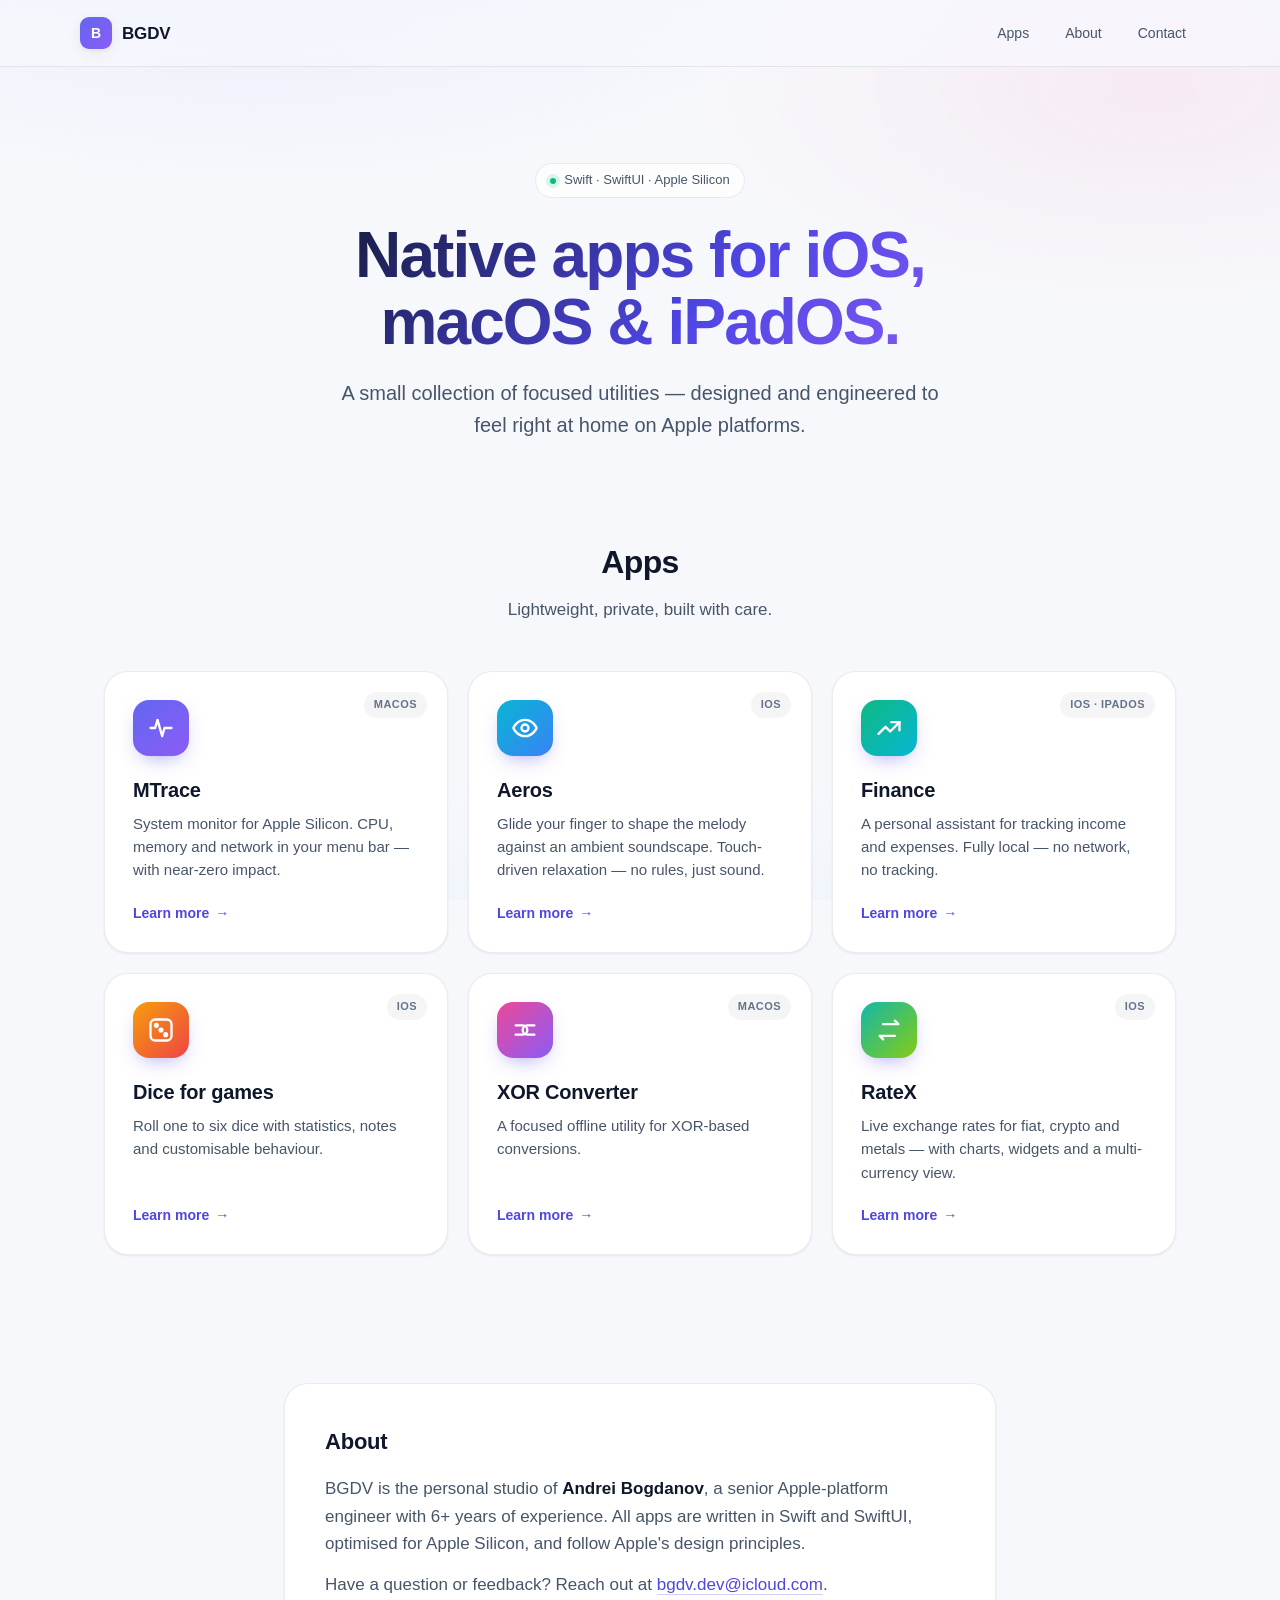
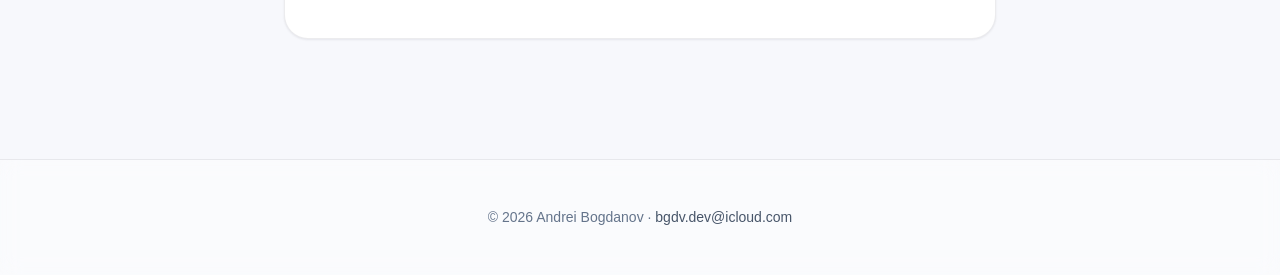
<file: index.html>
<!doctype html>
<html lang="en">
<head>
<meta charset="utf-8" />
<meta name="viewport" content="width=device-width, initial-scale=1" />
<title>BGDV — Swift development for iOS, macOS, iPadOS</title>
<meta name="description" content="Native Apple platform apps crafted in Swift &amp; SwiftUI. iOS, macOS and iPadOS by Andrei Bogdanov." />
<meta name="theme-color" content="#f7f8fc" />
<link rel="icon" href="data:image/svg+xml,%3Csvg xmlns='http://www.w3.org/2000/svg' viewBox='0 0 64 64'%3E%3Cdefs%3E%3ClinearGradient id='g' x1='0' y1='0' x2='1' y2='1'%3E%3Cstop offset='0' stop-color='%236366f1'/%3E%3Cstop offset='1' stop-color='%238b5cf6'/%3E%3C/linearGradient%3E%3C/defs%3E%3Crect width='64' height='64' rx='14' fill='url(%23g)'/%3E%3Ctext x='32' y='42' font-family='-apple-system,system-ui,sans-serif' font-weight='800' font-size='28' fill='white' text-anchor='middle'%3EB%3C/text%3E%3C/svg%3E" />
<link rel="stylesheet" href="assets/styles.css" />
</head>
<body>

<header class="nav">
  <div class="container nav-inner">
    <a class="nav-brand" href="index.html">
      <span class="nav-logo">B</span>
      <span>BGDV</span>
    </a>
    <nav class="nav-links">
      <a class="nav-link" href="#apps">Apps</a>
      <a class="nav-link" href="#about">About</a>
      <a class="nav-link" href="mailto:bgdv.dev@icloud.com">Contact</a>
    </nav>
  </div>
</header>

<main>
  <section class="hero">
    <div class="container-narrow">
      <span class="eyebrow"><span class="eyebrow-dot"></span> Swift &middot; SwiftUI &middot; Apple Silicon</span>
      <h1>Native apps for iOS, macOS &amp; iPadOS.</h1>
      <p>A small collection of focused utilities — designed and engineered to feel right at home on Apple platforms.</p>
    </div>
  </section>

  <section class="section" id="apps">
    <div class="container">
      <div class="section-head">
        <h2 class="section-title">Apps</h2>
        <p class="section-sub">Lightweight, private, built with care.</p>
      </div>

      <div class="grid">

        <a class="card" href="mtrace.html">
          <span class="card-tag">macOS</span>
          <div class="card-icon bg-grad-1" aria-hidden="true">
            <svg viewBox="0 0 24 24" fill="none" stroke="currentColor" stroke-linecap="round" stroke-linejoin="round"><path d="M3 12h4l2-7 4 14 2-7h6"/></svg>
          </div>
          <h3 class="card-title">MTrace</h3>
          <p class="card-desc">System monitor for Apple Silicon. CPU, memory and network in your menu bar — with near‑zero impact.</p>
          <span class="card-link">Learn more</span>
        </a>

        <a class="card" href="aeros.html">
          <span class="card-tag">iOS</span>
          <div class="card-icon bg-grad-2" aria-hidden="true">
            <svg viewBox="0 0 24 24" fill="none" stroke="currentColor" stroke-linecap="round" stroke-linejoin="round"><path d="M2 12s3-7 10-7 10 7 10 7-3 7-10 7S2 12 2 12z"/><circle cx="12" cy="12" r="3"/></svg>
          </div>
          <h3 class="card-title">Aeros</h3>
          <p class="card-desc">Glide your finger to shape the melody against an ambient soundscape. Touch-driven relaxation — no rules, just sound.</p>
          <span class="card-link">Learn more</span>
        </a>

        <a class="card" href="finance.html">
          <span class="card-tag">iOS · iPadOS</span>
          <div class="card-icon bg-grad-3" aria-hidden="true">
            <svg viewBox="0 0 24 24" fill="none" stroke="currentColor" stroke-linecap="round" stroke-linejoin="round"><path d="M3 17l6-6 4 4 8-8"/><path d="M14 7h7v7"/></svg>
          </div>
          <h3 class="card-title">Finance</h3>
          <p class="card-desc">A personal assistant for tracking income and expenses. Fully local — no network, no tracking.</p>
          <span class="card-link">Learn more</span>
        </a>

        <a class="card" href="dice.html">
          <span class="card-tag">iOS</span>
          <div class="card-icon bg-grad-4" aria-hidden="true">
            <svg viewBox="0 0 24 24" fill="none" stroke="currentColor" stroke-linecap="round" stroke-linejoin="round"><rect x="3" y="3" width="18" height="18" rx="4"/><circle cx="8" cy="8" r="1.2" fill="currentColor"/><circle cx="16" cy="16" r="1.2" fill="currentColor"/><circle cx="12" cy="12" r="1.2" fill="currentColor"/></svg>
          </div>
          <h3 class="card-title">Dice for games</h3>
          <p class="card-desc">Roll one to six dice with statistics, notes and customisable behaviour.</p>
          <span class="card-link">Learn more</span>
        </a>

        <a class="card" href="xor.html">
          <span class="card-tag">macOS</span>
          <div class="card-icon bg-grad-5" aria-hidden="true">
            <svg viewBox="0 0 24 24" fill="none" stroke="currentColor" stroke-linecap="round" stroke-linejoin="round"><path d="M4 8h6a4 4 0 1 1 0 8H4"/><path d="M20 8h-6a4 4 0 1 0 0 8h6"/></svg>
          </div>
          <h3 class="card-title">XOR Converter</h3>
          <p class="card-desc">A focused offline utility for XOR-based conversions.</p>
          <span class="card-link">Learn more</span>
        </a>
        <a class="card" href="ratex.html">
          <span class="card-tag">iOS</span>
          <div class="card-icon bg-grad-6" aria-hidden="true">
            <svg viewBox="0 0 24 24" fill="none" stroke="currentColor" stroke-linecap="round" stroke-linejoin="round"><path d="M7 7h13l-3-3"/><path d="M17 17H4l3 3"/></svg>
          </div>
          <h3 class="card-title">RateX</h3>
          <p class="card-desc">Live exchange rates for fiat, crypto and metals — with charts, widgets and a multi-currency view.</p>
          <span class="card-link">Learn more</span>
        </a>
      </div>
    </div>
  </section>

  <section class="section" id="about">
    
    <div class="container-narrow">
      
      <div class="doc-card about-card">
        <!-- Photo temporarily hidden. To restore, uncomment the block below. -->
        <!--
        <div class="about-photo" aria-hidden="true">
          <img src="assets/me.jpg" alt="Andrei Bogdanov" loading="lazy"
               onerror="this.style.display='none'; this.parentElement.classList.add('about-photo--placeholder');" />
          <span class="about-photo-fallback">AB</span>
        </div>
        -->
        <div class="about-content">
          <h2>About</h2>
          <p>BGDV is the personal studio of <strong>Andrei Bogdanov</strong>, a senior Apple-platform engineer with 6+ years of experience. All apps are written in Swift and SwiftUI, optimised for Apple Silicon, and follow Apple's design principles.</p>
          <p>Have a question or feedback? Reach out at <a href="mailto:bgdv.dev@icloud.com">bgdv.dev@icloud.com</a>.</p>
        </div>
      </div>
    </div>
  </section>
</main>

<footer class="footer">
  <div class="container">
    <p>&copy; <span id="y">2026</span> Andrei Bogdanov &middot; <a href="mailto:bgdv.dev@icloud.com">bgdv.dev@icloud.com</a></p>
  </div>
</footer>

<script>document.getElementById('y').textContent = new Date().getFullYear();</script>
</body>
</html>
</file>
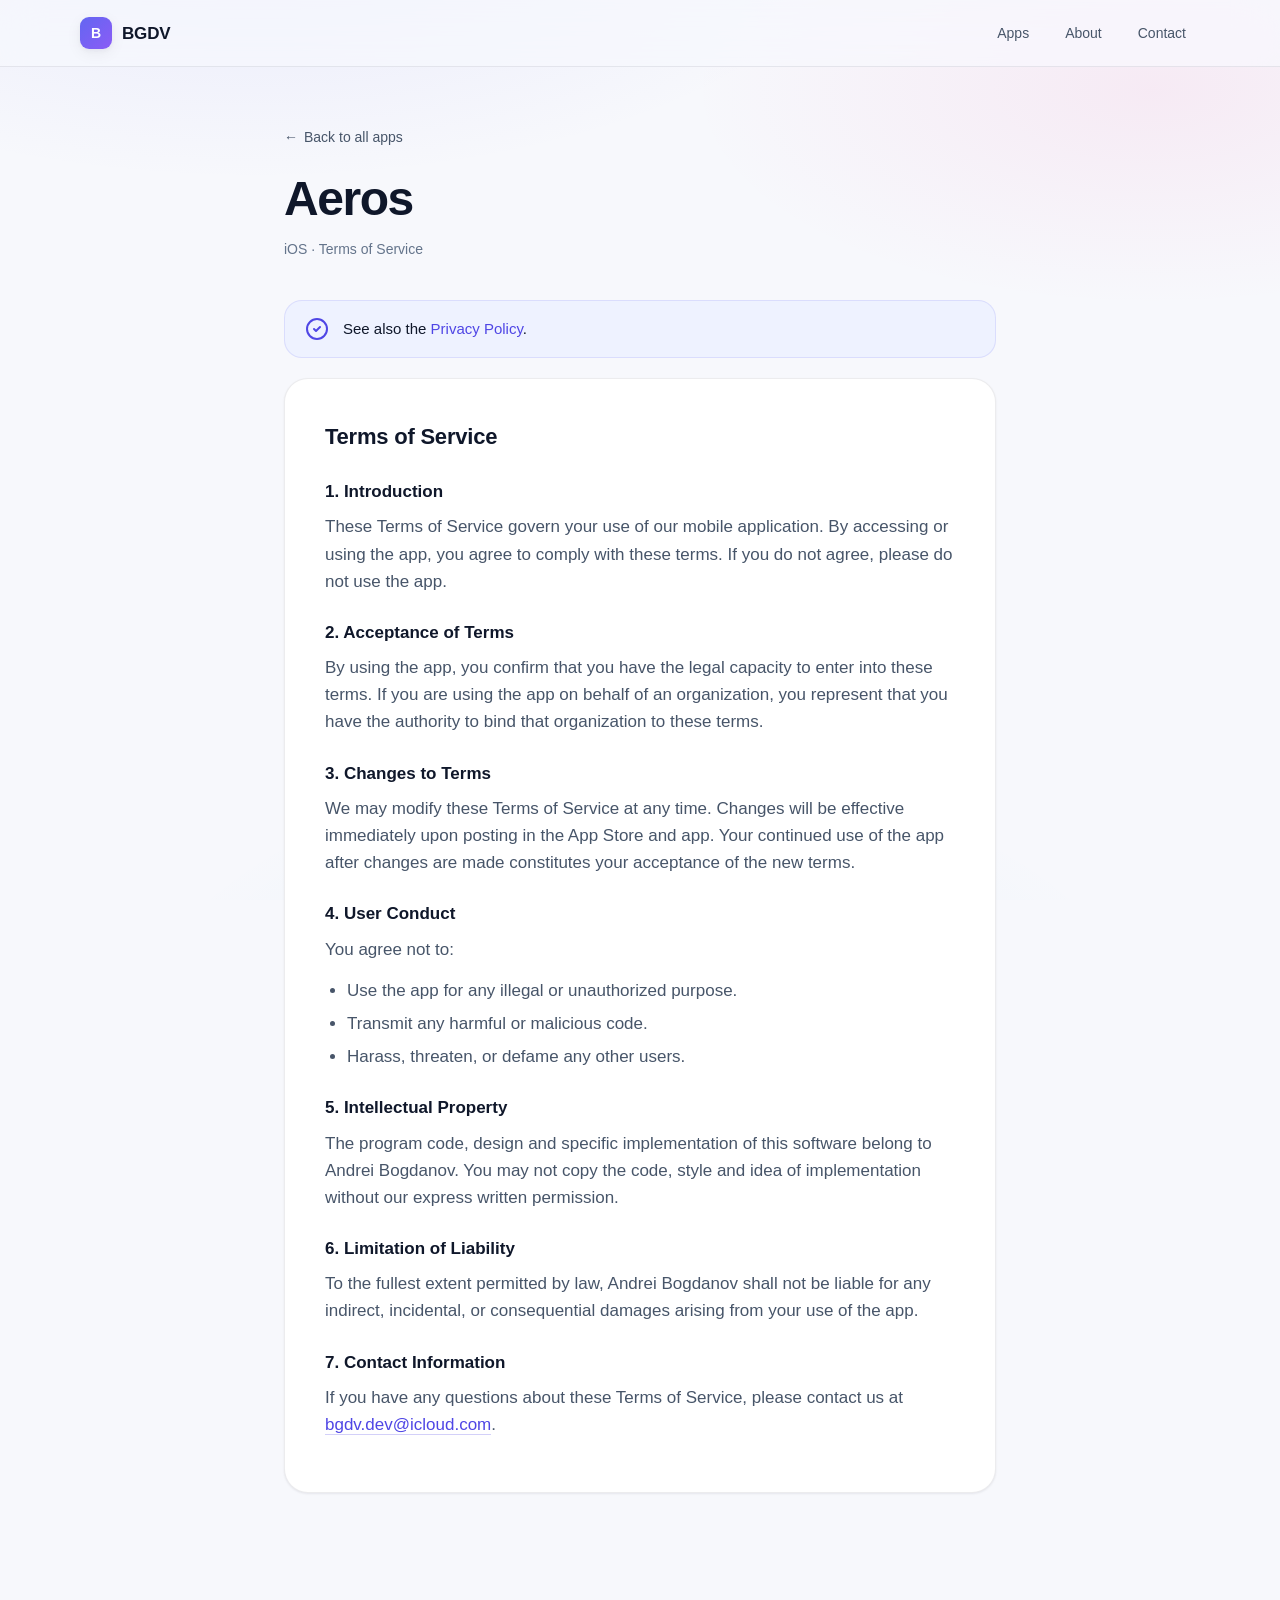
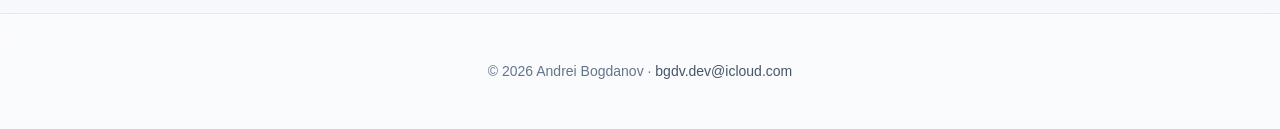
<file: aeros.html>
<!doctype html>
<html lang="en">
<head>
<meta charset="utf-8" />
<meta name="viewport" content="width=device-width, initial-scale=1" />
<title>Aeros — BGDV</title>
<meta name="description" content="Aeros — iOS application. Terms of Service and overview." />
<meta name="theme-color" content="#f7f8fc" />
<link rel="icon" href="data:image/svg+xml,%3Csvg xmlns='http://www.w3.org/2000/svg' viewBox='0 0 64 64'%3E%3Cdefs%3E%3ClinearGradient id='g' x1='0' y1='0' x2='1' y2='1'%3E%3Cstop offset='0' stop-color='%236366f1'/%3E%3Cstop offset='1' stop-color='%238b5cf6'/%3E%3C/linearGradient%3E%3C/defs%3E%3Crect width='64' height='64' rx='14' fill='url(%23g)'/%3E%3Ctext x='32' y='42' font-family='-apple-system,system-ui,sans-serif' font-weight='800' font-size='28' fill='white' text-anchor='middle'%3EB%3C/text%3E%3C/svg%3E" />
<link rel="stylesheet" href="assets/styles.css" />
</head>
<body>

<header class="nav">
  <div class="container nav-inner">
    <a class="nav-brand" href="index.html">
      <span class="nav-logo">B</span>
      <span>BGDV</span>
    </a>
    <nav class="nav-links">
      <a class="nav-link" href="index.html#apps">Apps</a>
      <a class="nav-link" href="index.html#about">About</a>
      <a class="nav-link" href="mailto:bgdv.dev@icloud.com">Contact</a>
    </nav>
  </div>
</header>

<main class="doc">
  <div class="container-narrow">
    <a class="back-link" href="index.html">Back to all apps</a>

    <header class="doc-header">
      <h1>Aeros</h1>
      <p class="doc-meta">iOS &middot; Terms of Service</p>
    </header>

    <div class="callout">
      <svg class="callout-icon" viewBox="0 0 24 24" fill="none" stroke="currentColor" stroke-width="2" stroke-linecap="round" stroke-linejoin="round"><path d="M9 12l2 2 4-4"/><circle cx="12" cy="12" r="10"/></svg>
      <p>See also the <a href="aeros_privacy.html">Privacy Policy</a>.</p>
    </div>

    <section class="doc-card">
      <h2>Terms of Service</h2>

      <h3>1. Introduction</h3>
      <p>These Terms of Service govern your use of our mobile application. By accessing or using the app, you agree to comply with these terms. If you do not agree, please do not use the app.</p>

      <h3>2. Acceptance of Terms</h3>
      <p>By using the app, you confirm that you have the legal capacity to enter into these terms. If you are using the app on behalf of an organization, you represent that you have the authority to bind that organization to these terms.</p>

      <h3>3. Changes to Terms</h3>
      <p>We may modify these Terms of Service at any time. Changes will be effective immediately upon posting in the App&nbsp;Store and app. Your continued use of the app after changes are made constitutes your acceptance of the new terms.</p>

      <h3>4. User Conduct</h3>
      <p>You agree not to:</p>
      <ul>
        <li>Use the app for any illegal or unauthorized purpose.</li>
        <li>Transmit any harmful or malicious code.</li>
        <li>Harass, threaten, or defame any other users.</li>
      </ul>

      <h3>5. Intellectual Property</h3>
      <p>The program code, design and specific implementation of this software belong to Andrei Bogdanov. You may not copy the code, style and idea of implementation without our express written permission.</p>

      <h3>6. Limitation of Liability</h3>
      <p>To the fullest extent permitted by law, Andrei Bogdanov shall not be liable for any indirect, incidental, or consequential damages arising from your use of the app.</p>

      <h3>7. Contact Information</h3>
      <p>If you have any questions about these Terms of Service, please contact us at <a href="mailto:bgdv.dev@icloud.com">bgdv.dev@icloud.com</a>.</p>
    </section>
  </div>
</main>

<footer class="footer">
  <div class="container">
    <p>&copy; <span id="y">2026</span> Andrei Bogdanov &middot; <a href="mailto:bgdv.dev@icloud.com">bgdv.dev@icloud.com</a></p>
  </div>
</footer>

<script>document.getElementById('y').textContent = new Date().getFullYear();</script>
</body>
</html>
</file>
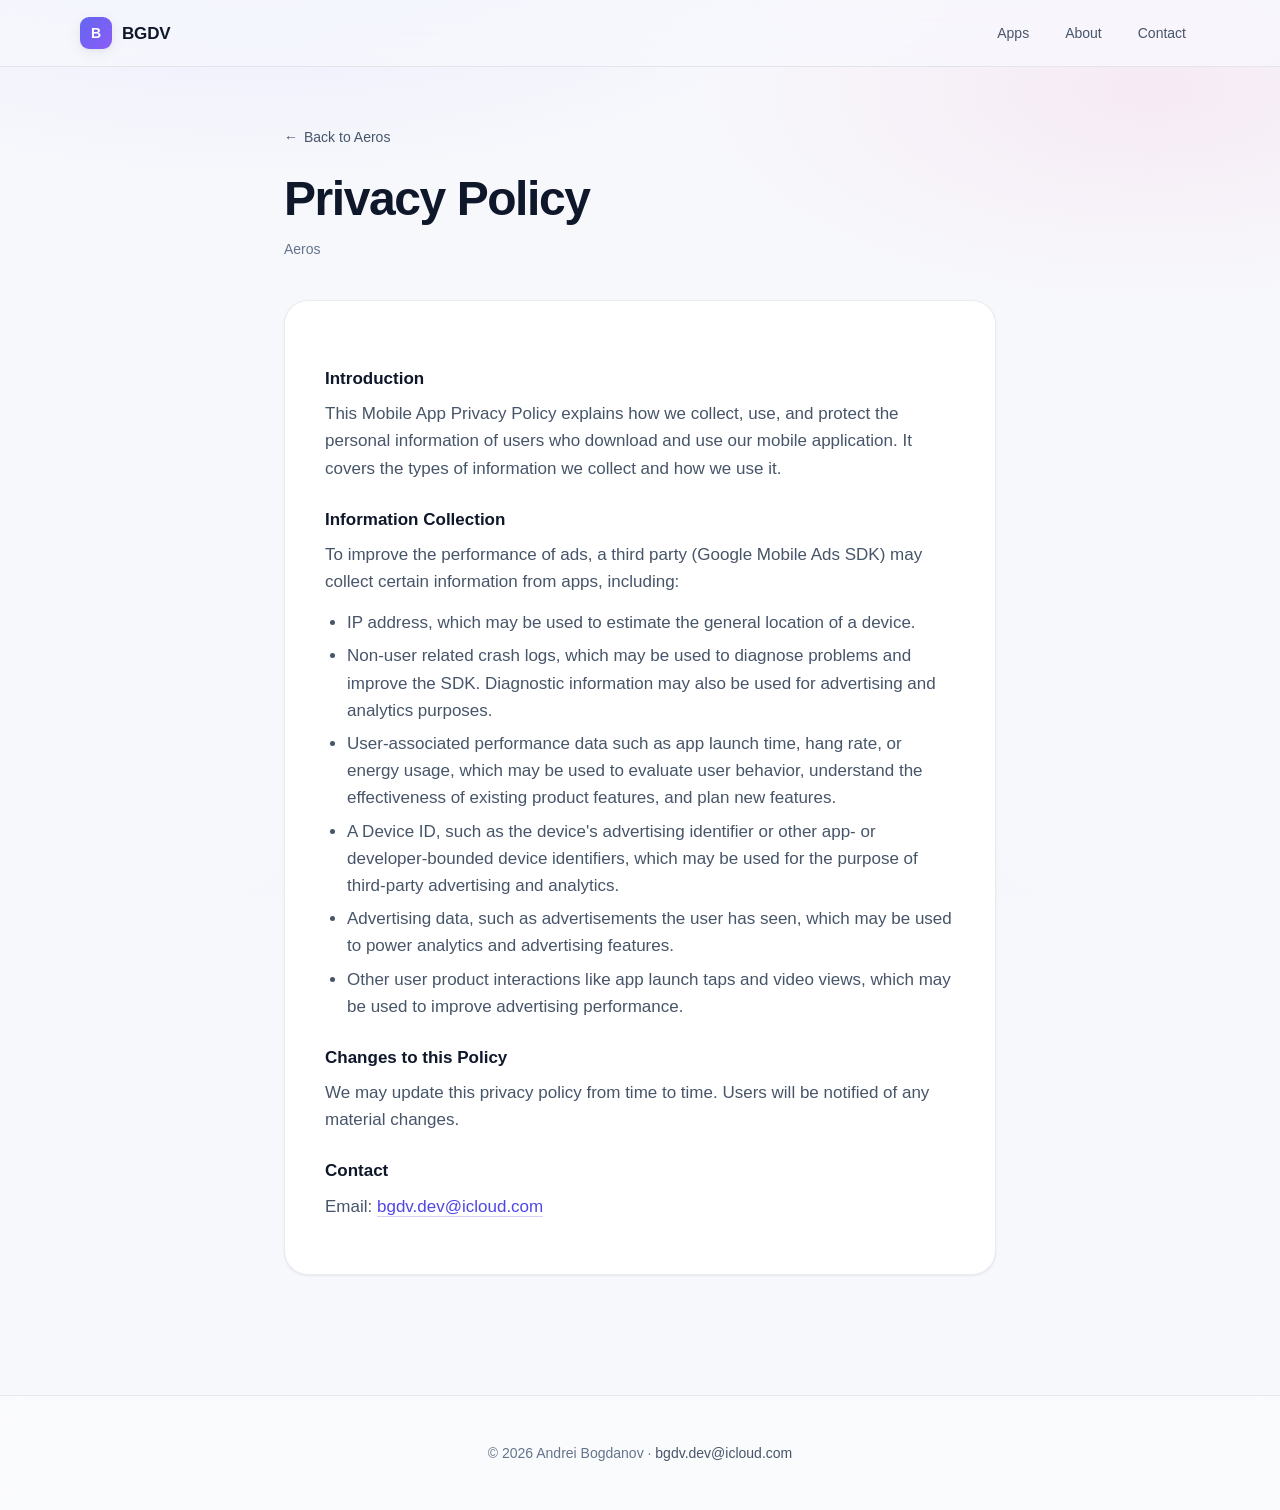
<file: aeros_privacy.html>
<!doctype html>
<html lang="en">
<head>
<meta charset="utf-8" />
<meta name="viewport" content="width=device-width, initial-scale=1" />
<title>Aeros — Privacy Policy</title>
<meta name="description" content="Aeros privacy policy." />
<meta name="theme-color" content="#f7f8fc" />
<link rel="icon" href="data:image/svg+xml,%3Csvg xmlns='http://www.w3.org/2000/svg' viewBox='0 0 64 64'%3E%3Cdefs%3E%3ClinearGradient id='g' x1='0' y1='0' x2='1' y2='1'%3E%3Cstop offset='0' stop-color='%236366f1'/%3E%3Cstop offset='1' stop-color='%238b5cf6'/%3E%3C/linearGradient%3E%3C/defs%3E%3Crect width='64' height='64' rx='14' fill='url(%23g)'/%3E%3Ctext x='32' y='42' font-family='-apple-system,system-ui,sans-serif' font-weight='800' font-size='28' fill='white' text-anchor='middle'%3EB%3C/text%3E%3C/svg%3E" />
<link rel="stylesheet" href="assets/styles.css" />
</head>
<body>

<header class="nav">
  <div class="container nav-inner">
    <a class="nav-brand" href="index.html">
      <span class="nav-logo">B</span>
      <span>BGDV</span>
    </a>
    <nav class="nav-links">
      <a class="nav-link" href="index.html#apps">Apps</a>
      <a class="nav-link" href="index.html#about">About</a>
      <a class="nav-link" href="mailto:bgdv.dev@icloud.com">Contact</a>
    </nav>
  </div>
</header>

<main class="doc">
  <div class="container-narrow">
    <a class="back-link" href="aeros.html">Back to Aeros</a>

    <header class="doc-header">
      <h1>Privacy Policy</h1>
      <p class="doc-meta">Aeros</p>
    </header>

    <section class="doc-card">
      <h3>Introduction</h3>
      <p>This Mobile App Privacy Policy explains how we collect, use, and protect the personal information of users who download and use our mobile application. It covers the types of information we collect and how we use it.</p>

      <h3>Information Collection</h3>
      <p>To improve the performance of ads, a third party (Google Mobile Ads SDK) may collect certain information from apps, including:</p>
      <ul>
        <li>IP address, which may be used to estimate the general location of a device.</li>
        <li>Non‑user related crash logs, which may be used to diagnose problems and improve the SDK. Diagnostic information may also be used for advertising and analytics purposes.</li>
        <li>User‑associated performance data such as app launch time, hang rate, or energy usage, which may be used to evaluate user behavior, understand the effectiveness of existing product features, and plan new features.</li>
        <li>A Device ID, such as the device's advertising identifier or other app- or developer-bounded device identifiers, which may be used for the purpose of third-party advertising and analytics.</li>
        <li>Advertising data, such as advertisements the user has seen, which may be used to power analytics and advertising features.</li>
        <li>Other user product interactions like app launch taps and video views, which may be used to improve advertising performance.</li>
      </ul>

      <h3>Changes to this Policy</h3>
      <p>We may update this privacy policy from time to time. Users will be notified of any material changes.</p>

      <h3>Contact</h3>
      <p>Email: <a href="mailto:bgdv.dev@icloud.com">bgdv.dev@icloud.com</a></p>
    </section>
  </div>
</main>

<footer class="footer">
  <div class="container">
    <p>&copy; <span id="y">2026</span> Andrei Bogdanov &middot; <a href="mailto:bgdv.dev@icloud.com">bgdv.dev@icloud.com</a></p>
  </div>
</footer>

<script>document.getElementById('y').textContent = new Date().getFullYear();</script>
</body>
</html>
</file>
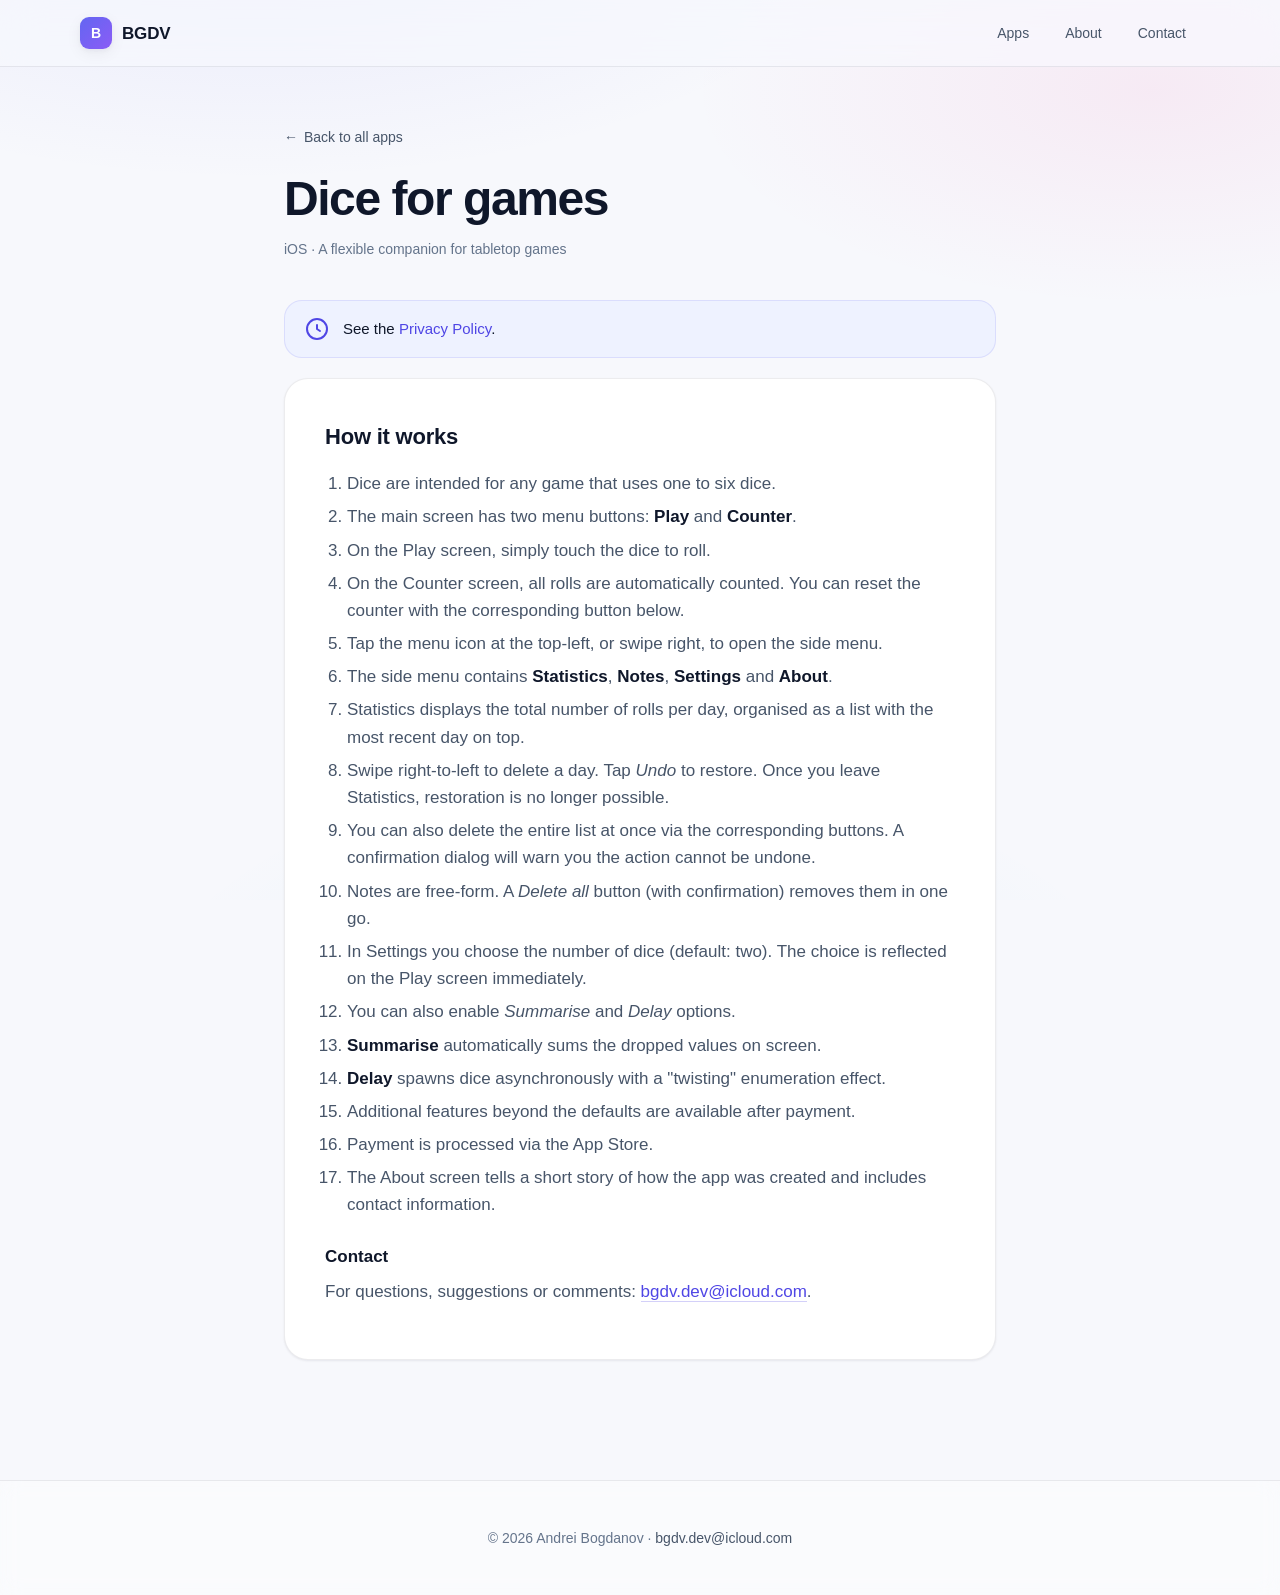
<file: dice.html>
<!doctype html>
<html lang="en">
<head>
<meta charset="utf-8" />
<meta name="viewport" content="width=device-width, initial-scale=1" />
<title>Dice for games — BGDV</title>
<meta name="description" content="Dice for games — one to six dice with statistics, notes and customisation." />
<meta name="theme-color" content="#f7f8fc" />
<link rel="icon" href="data:image/svg+xml,%3Csvg xmlns='http://www.w3.org/2000/svg' viewBox='0 0 64 64'%3E%3Cdefs%3E%3ClinearGradient id='g' x1='0' y1='0' x2='1' y2='1'%3E%3Cstop offset='0' stop-color='%236366f1'/%3E%3Cstop offset='1' stop-color='%238b5cf6'/%3E%3C/linearGradient%3E%3C/defs%3E%3Crect width='64' height='64' rx='14' fill='url(%23g)'/%3E%3Ctext x='32' y='42' font-family='-apple-system,system-ui,sans-serif' font-weight='800' font-size='28' fill='white' text-anchor='middle'%3EB%3C/text%3E%3C/svg%3E" />
<link rel="stylesheet" href="assets/styles.css" />
</head>
<body>

<header class="nav">
  <div class="container nav-inner">
    <a class="nav-brand" href="index.html">
      <span class="nav-logo">B</span>
      <span>BGDV</span>
    </a>
    <nav class="nav-links">
      <a class="nav-link" href="index.html#apps">Apps</a>
      <a class="nav-link" href="index.html#about">About</a>
      <a class="nav-link" href="mailto:bgdv.dev@icloud.com">Contact</a>
    </nav>
  </div>
</header>

<main class="doc">
  <div class="container-narrow">
    <a class="back-link" href="index.html">Back to all apps</a>

    <header class="doc-header">
      <h1>Dice for games</h1>
      <p class="doc-meta">iOS &middot; A flexible companion for tabletop games</p>
    </header>

    <div class="callout">
      <svg class="callout-icon" viewBox="0 0 24 24" fill="none" stroke="currentColor" stroke-width="2" stroke-linecap="round" stroke-linejoin="round"><circle cx="12" cy="12" r="10"/><path d="M12 8v4l3 2"/></svg>
      <p>See the <a href="dice_privacy.html">Privacy Policy</a>.</p>
    </div>

    <section class="doc-card">
      <h2>How it works</h2>
      <ol>
        <li>Dice are intended for any game that uses one to six dice.</li>
        <li>The main screen has two menu buttons: <strong>Play</strong> and <strong>Counter</strong>.</li>
        <li>On the Play screen, simply touch the dice to roll.</li>
        <li>On the Counter screen, all rolls are automatically counted. You can reset the counter with the corresponding button below.</li>
        <li>Tap the menu icon at the top-left, or swipe right, to open the side menu.</li>
        <li>The side menu contains <strong>Statistics</strong>, <strong>Notes</strong>, <strong>Settings</strong> and <strong>About</strong>.</li>
        <li>Statistics displays the total number of rolls per day, organised as a list with the most recent day on top.</li>
        <li>Swipe right‑to‑left to delete a day. Tap <em>Undo</em> to restore. Once you leave Statistics, restoration is no longer possible.</li>
        <li>You can also delete the entire list at once via the corresponding buttons. A confirmation dialog will warn you the action cannot be undone.</li>
        <li>Notes are free‑form. A <em>Delete all</em> button (with confirmation) removes them in one go.</li>
        <li>In Settings you choose the number of dice (default: two). The choice is reflected on the Play screen immediately.</li>
        <li>You can also enable <em>Summarise</em> and <em>Delay</em> options.</li>
        <li><strong>Summarise</strong> automatically sums the dropped values on screen.</li>
        <li><strong>Delay</strong> spawns dice asynchronously with a "twisting" enumeration effect.</li>
        <li>Additional features beyond the defaults are available after payment.</li>
        <li>Payment is processed via the App Store.</li>
        <li>The About screen tells a short story of how the app was created and includes contact information.</li>
      </ol>

      <h3>Contact</h3>
      <p>For questions, suggestions or comments: <a href="mailto:bgdv.dev@icloud.com">bgdv.dev@icloud.com</a>.</p>
    </section>
  </div>
</main>

<footer class="footer">
  <div class="container">
    <p>&copy; <span id="y">2026</span> Andrei Bogdanov &middot; <a href="mailto:bgdv.dev@icloud.com">bgdv.dev@icloud.com</a></p>
  </div>
</footer>

<script>document.getElementById('y').textContent = new Date().getFullYear();</script>
</body>
</html>
</file>
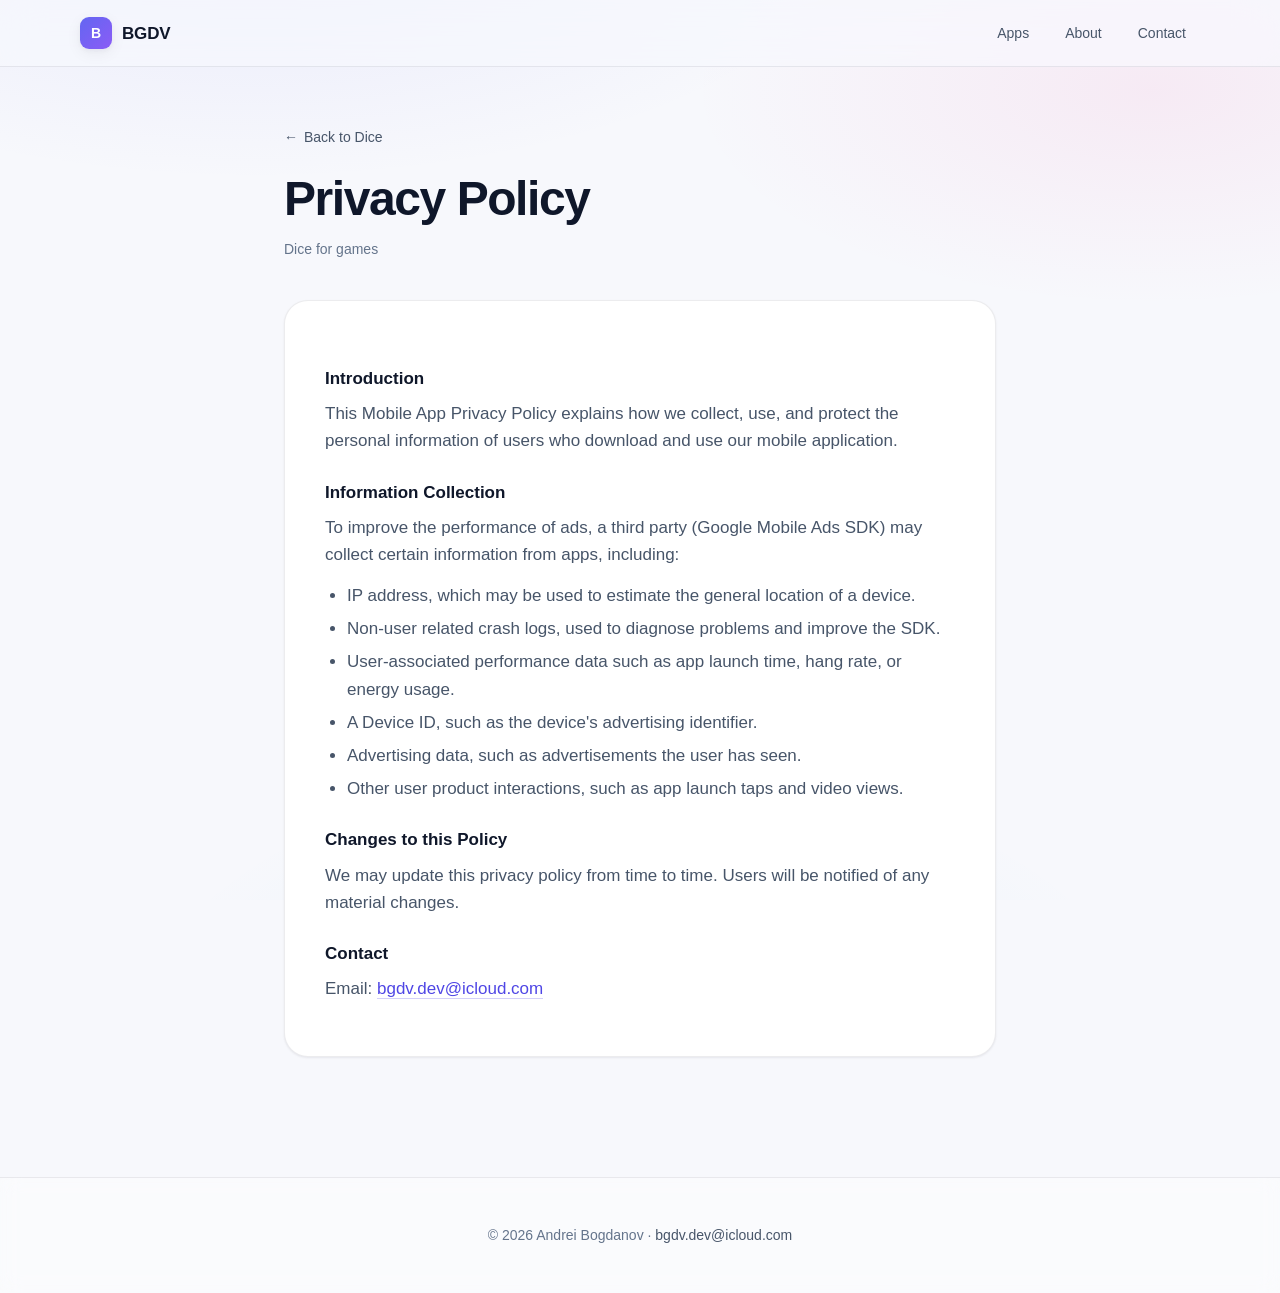
<file: dice_privacy.html>
<!doctype html>
<html lang="en">
<head>
<meta charset="utf-8" />
<meta name="viewport" content="width=device-width, initial-scale=1" />
<title>Dice for games — Privacy Policy</title>
<meta name="description" content="Dice for games privacy policy." />
<meta name="theme-color" content="#f7f8fc" />
<link rel="icon" href="data:image/svg+xml,%3Csvg xmlns='http://www.w3.org/2000/svg' viewBox='0 0 64 64'%3E%3Cdefs%3E%3ClinearGradient id='g' x1='0' y1='0' x2='1' y2='1'%3E%3Cstop offset='0' stop-color='%236366f1'/%3E%3Cstop offset='1' stop-color='%238b5cf6'/%3E%3C/linearGradient%3E%3C/defs%3E%3Crect width='64' height='64' rx='14' fill='url(%23g)'/%3E%3Ctext x='32' y='42' font-family='-apple-system,system-ui,sans-serif' font-weight='800' font-size='28' fill='white' text-anchor='middle'%3EB%3C/text%3E%3C/svg%3E" />
<link rel="stylesheet" href="assets/styles.css" />
</head>
<body>

<header class="nav">
  <div class="container nav-inner">
    <a class="nav-brand" href="index.html">
      <span class="nav-logo">B</span>
      <span>BGDV</span>
    </a>
    <nav class="nav-links">
      <a class="nav-link" href="index.html#apps">Apps</a>
      <a class="nav-link" href="index.html#about">About</a>
      <a class="nav-link" href="mailto:bgdv.dev@icloud.com">Contact</a>
    </nav>
  </div>
</header>

<main class="doc">
  <div class="container-narrow">
    <a class="back-link" href="dice.html">Back to Dice</a>

    <header class="doc-header">
      <h1>Privacy Policy</h1>
      <p class="doc-meta">Dice for games</p>
    </header>

    <section class="doc-card">
      <h3>Introduction</h3>
      <p>This Mobile App Privacy Policy explains how we collect, use, and protect the personal information of users who download and use our mobile application.</p>

      <h3>Information Collection</h3>
      <p>To improve the performance of ads, a third party (Google Mobile Ads SDK) may collect certain information from apps, including:</p>
      <ul>
        <li>IP address, which may be used to estimate the general location of a device.</li>
        <li>Non‑user related crash logs, used to diagnose problems and improve the SDK.</li>
        <li>User‑associated performance data such as app launch time, hang rate, or energy usage.</li>
        <li>A Device ID, such as the device's advertising identifier.</li>
        <li>Advertising data, such as advertisements the user has seen.</li>
        <li>Other user product interactions, such as app launch taps and video views.</li>
      </ul>

      <h3>Changes to this Policy</h3>
      <p>We may update this privacy policy from time to time. Users will be notified of any material changes.</p>

      <h3>Contact</h3>
      <p>Email: <a href="mailto:bgdv.dev@icloud.com">bgdv.dev@icloud.com</a></p>
    </section>
  </div>
</main>

<footer class="footer">
  <div class="container">
    <p>&copy; <span id="y">2026</span> Andrei Bogdanov &middot; <a href="mailto:bgdv.dev@icloud.com">bgdv.dev@icloud.com</a></p>
  </div>
</footer>

<script>document.getElementById('y').textContent = new Date().getFullYear();</script>
</body>
</html>
</file>
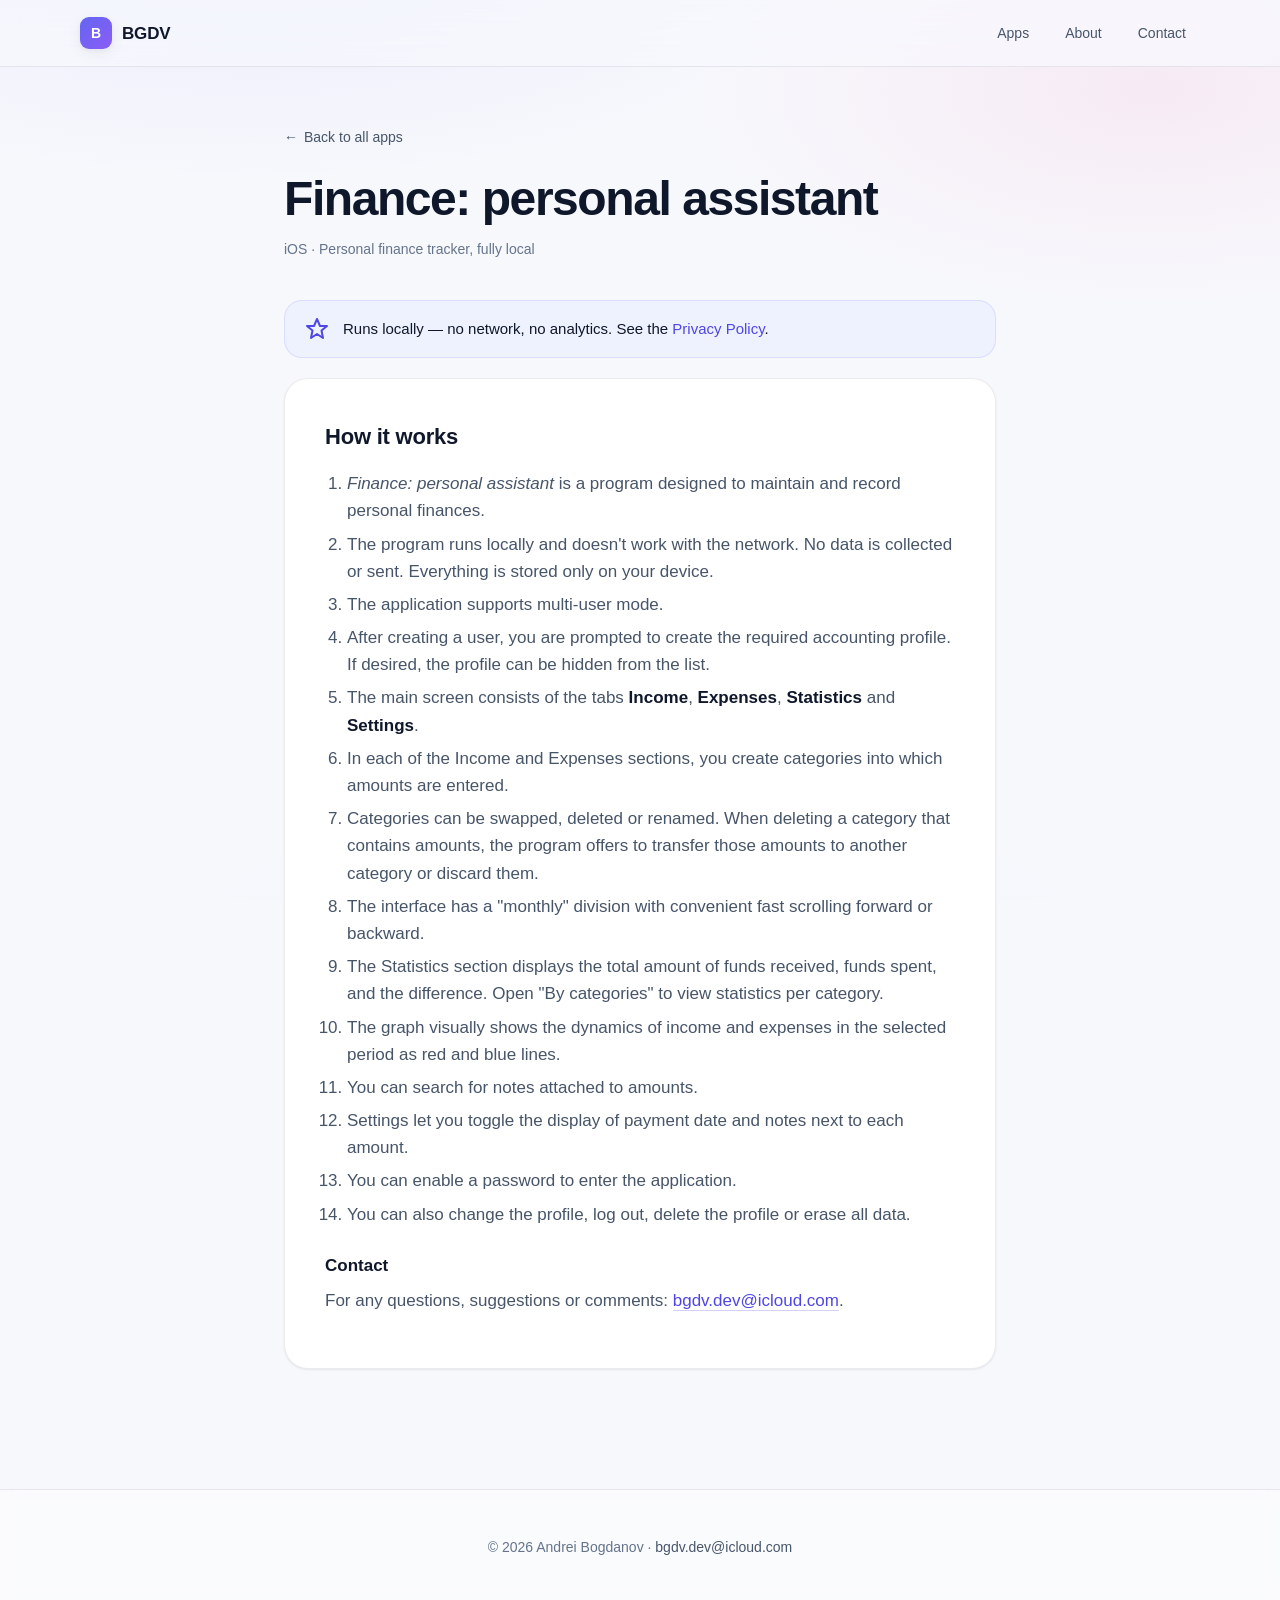
<file: finance.html>
<!doctype html>
<html lang="en">
<head>
<meta charset="utf-8" />
<meta name="viewport" content="width=device-width, initial-scale=1" />
<title>Finance: personal assistant — BGDV</title>
<meta name="description" content="Finance — a private, local personal finance tracker for iOS." />
<meta name="theme-color" content="#f7f8fc" />
<link rel="icon" href="data:image/svg+xml,%3Csvg xmlns='http://www.w3.org/2000/svg' viewBox='0 0 64 64'%3E%3Cdefs%3E%3ClinearGradient id='g' x1='0' y1='0' x2='1' y2='1'%3E%3Cstop offset='0' stop-color='%236366f1'/%3E%3Cstop offset='1' stop-color='%238b5cf6'/%3E%3C/linearGradient%3E%3C/defs%3E%3Crect width='64' height='64' rx='14' fill='url(%23g)'/%3E%3Ctext x='32' y='42' font-family='-apple-system,system-ui,sans-serif' font-weight='800' font-size='28' fill='white' text-anchor='middle'%3EB%3C/text%3E%3C/svg%3E" />
<link rel="stylesheet" href="assets/styles.css" />
</head>
<body>

<header class="nav">
  <div class="container nav-inner">
    <a class="nav-brand" href="index.html">
      <span class="nav-logo">B</span>
      <span>BGDV</span>
    </a>
    <nav class="nav-links">
      <a class="nav-link" href="index.html#apps">Apps</a>
      <a class="nav-link" href="index.html#about">About</a>
      <a class="nav-link" href="mailto:bgdv.dev@icloud.com">Contact</a>
    </nav>
  </div>
</header>

<main class="doc">
  <div class="container-narrow">
    <a class="back-link" href="index.html">Back to all apps</a>

    <header class="doc-header">
      <h1>Finance: personal assistant</h1>
      <p class="doc-meta">iOS &middot; Personal finance tracker, fully local</p>
    </header>

    <div class="callout">
      <svg class="callout-icon" viewBox="0 0 24 24" fill="none" stroke="currentColor" stroke-width="2" stroke-linecap="round" stroke-linejoin="round"><path d="M12 2l3 7h7l-5.5 4.5L18 21l-6-4-6 4 1.5-7.5L2 9h7z"/></svg>
      <p>Runs locally — no network, no analytics. See the <a href="finance_privacy.html">Privacy Policy</a>.</p>
    </div>

    <section class="doc-card">
      <h2>How it works</h2>
      <ol>
        <li><em>Finance: personal assistant</em> is a program designed to maintain and record personal finances.</li>
        <li>The program runs locally and doesn't work with the network. No data is collected or sent. Everything is stored only on your device.</li>
        <li>The application supports multi-user mode.</li>
        <li>After creating a user, you are prompted to create the required accounting profile. If desired, the profile can be hidden from the list.</li>
        <li>The main screen consists of the tabs <strong>Income</strong>, <strong>Expenses</strong>, <strong>Statistics</strong> and <strong>Settings</strong>.</li>
        <li>In each of the Income and Expenses sections, you create categories into which amounts are entered.</li>
        <li>Categories can be swapped, deleted or renamed. When deleting a category that contains amounts, the program offers to transfer those amounts to another category or discard them.</li>
        <li>The interface has a "monthly" division with convenient fast scrolling forward or backward.</li>
        <li>The Statistics section displays the total amount of funds received, funds spent, and the difference. Open "By categories" to view statistics per category.</li>
        <li>The graph visually shows the dynamics of income and expenses in the selected period as red and blue lines.</li>
        <li>You can search for notes attached to amounts.</li>
        <li>Settings let you toggle the display of payment date and notes next to each amount.</li>
        <li>You can enable a password to enter the application.</li>
        <li>You can also change the profile, log out, delete the profile or erase all data.</li>
      </ol>

      <h3>Contact</h3>
      <p>For any questions, suggestions or comments: <a href="mailto:bgdv.dev@icloud.com">bgdv.dev@icloud.com</a>.</p>
    </section>
  </div>
</main>

<footer class="footer">
  <div class="container">
    <p>&copy; <span id="y">2026</span> Andrei Bogdanov &middot; <a href="mailto:bgdv.dev@icloud.com">bgdv.dev@icloud.com</a></p>
  </div>
</footer>

<script>document.getElementById('y').textContent = new Date().getFullYear();</script>
</body>
</html>
</file>
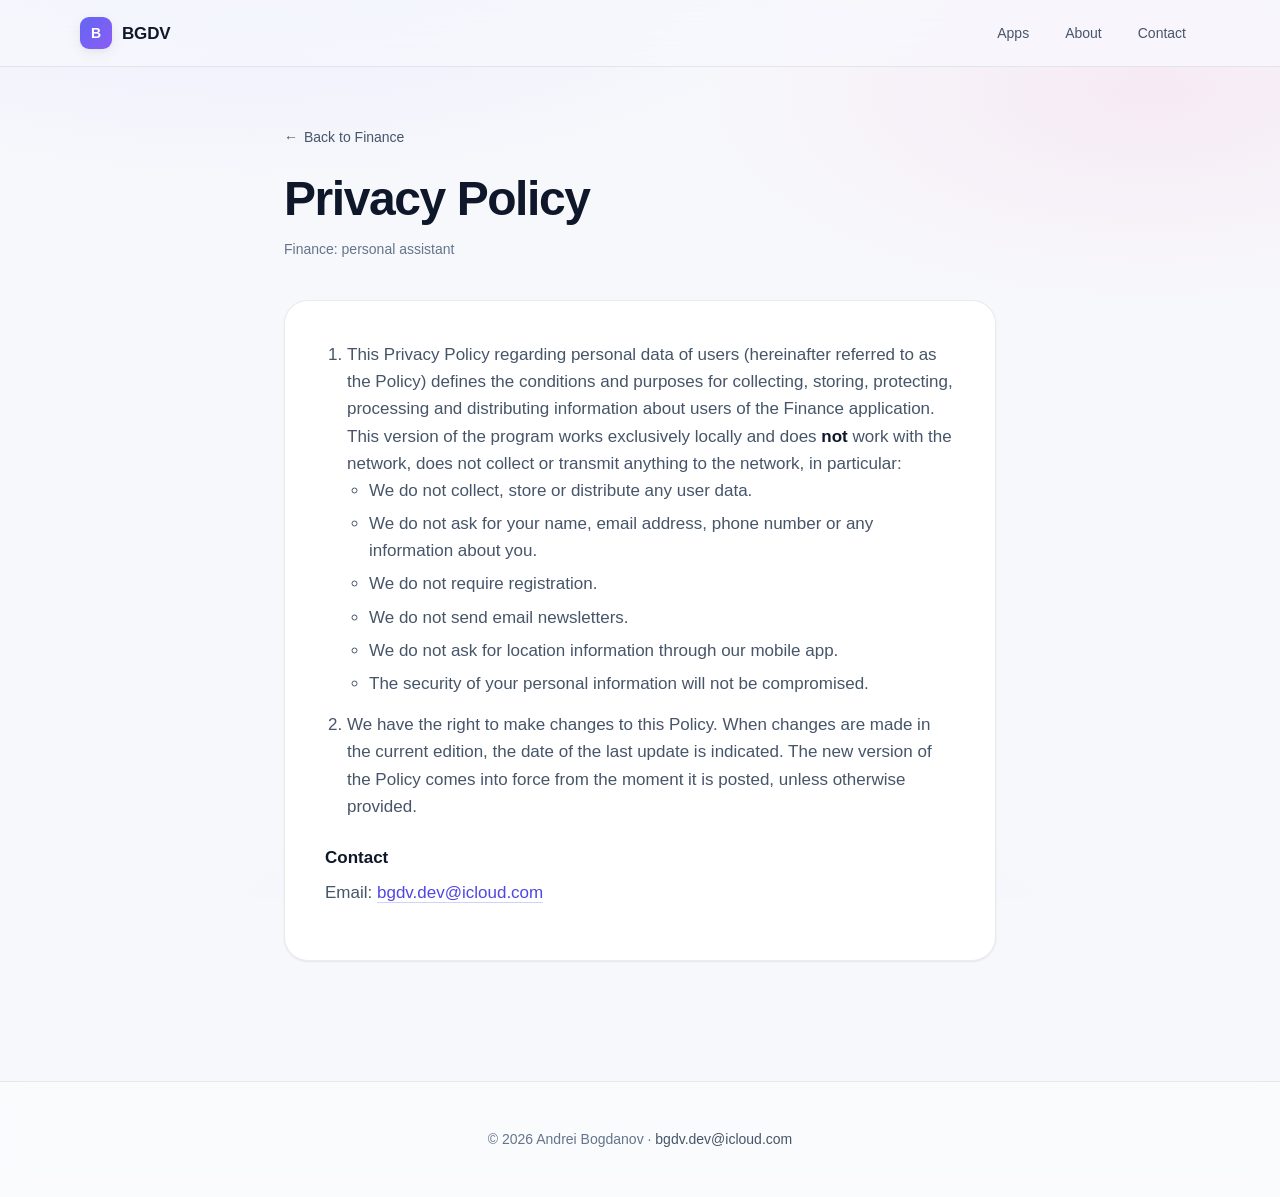
<file: finance_privacy.html>
<!doctype html>
<html lang="en">
<head>
<meta charset="utf-8" />
<meta name="viewport" content="width=device-width, initial-scale=1" />
<title>Finance — Privacy Policy</title>
<meta name="description" content="Finance app privacy policy. Local only, no data collection." />
<meta name="theme-color" content="#f7f8fc" />
<link rel="icon" href="data:image/svg+xml,%3Csvg xmlns='http://www.w3.org/2000/svg' viewBox='0 0 64 64'%3E%3Cdefs%3E%3ClinearGradient id='g' x1='0' y1='0' x2='1' y2='1'%3E%3Cstop offset='0' stop-color='%236366f1'/%3E%3Cstop offset='1' stop-color='%238b5cf6'/%3E%3C/linearGradient%3E%3C/defs%3E%3Crect width='64' height='64' rx='14' fill='url(%23g)'/%3E%3Ctext x='32' y='42' font-family='-apple-system,system-ui,sans-serif' font-weight='800' font-size='28' fill='white' text-anchor='middle'%3EB%3C/text%3E%3C/svg%3E" />
<link rel="stylesheet" href="assets/styles.css" />
</head>
<body>

<header class="nav">
  <div class="container nav-inner">
    <a class="nav-brand" href="index.html">
      <span class="nav-logo">B</span>
      <span>BGDV</span>
    </a>
    <nav class="nav-links">
      <a class="nav-link" href="index.html#apps">Apps</a>
      <a class="nav-link" href="index.html#about">About</a>
      <a class="nav-link" href="mailto:bgdv.dev@icloud.com">Contact</a>
    </nav>
  </div>
</header>

<main class="doc">
  <div class="container-narrow">
    <a class="back-link" href="finance.html">Back to Finance</a>

    <header class="doc-header">
      <h1>Privacy Policy</h1>
      <p class="doc-meta">Finance: personal assistant</p>
    </header>

    <section class="doc-card">
      <ol>
        <li>This Privacy Policy regarding personal data of users (hereinafter referred to as the Policy) defines the conditions and purposes for collecting, storing, protecting, processing and distributing information about users of the Finance application. This version of the program works exclusively locally and does <strong>not</strong> work with the network, does not collect or transmit anything to the network, in particular:
          <ul>
            <li>We do not collect, store or distribute any user data.</li>
            <li>We do not ask for your name, email address, phone number or any information about you.</li>
            <li>We do not require registration.</li>
            <li>We do not send email newsletters.</li>
            <li>We do not ask for location information through our mobile app.</li>
            <li>The security of your personal information will not be compromised.</li>
          </ul>
        </li>
        <li>We have the right to make changes to this Policy. When changes are made in the current edition, the date of the last update is indicated. The new version of the Policy comes into force from the moment it is posted, unless otherwise provided.</li>
      </ol>

      <h3>Contact</h3>
      <p>Email: <a href="mailto:bgdv.dev@icloud.com">bgdv.dev@icloud.com</a></p>
    </section>
  </div>
</main>

<footer class="footer">
  <div class="container">
    <p>&copy; <span id="y">2026</span> Andrei Bogdanov &middot; <a href="mailto:bgdv.dev@icloud.com">bgdv.dev@icloud.com</a></p>
  </div>
</footer>

<script>document.getElementById('y').textContent = new Date().getFullYear();</script>
</body>
</html>
</file>
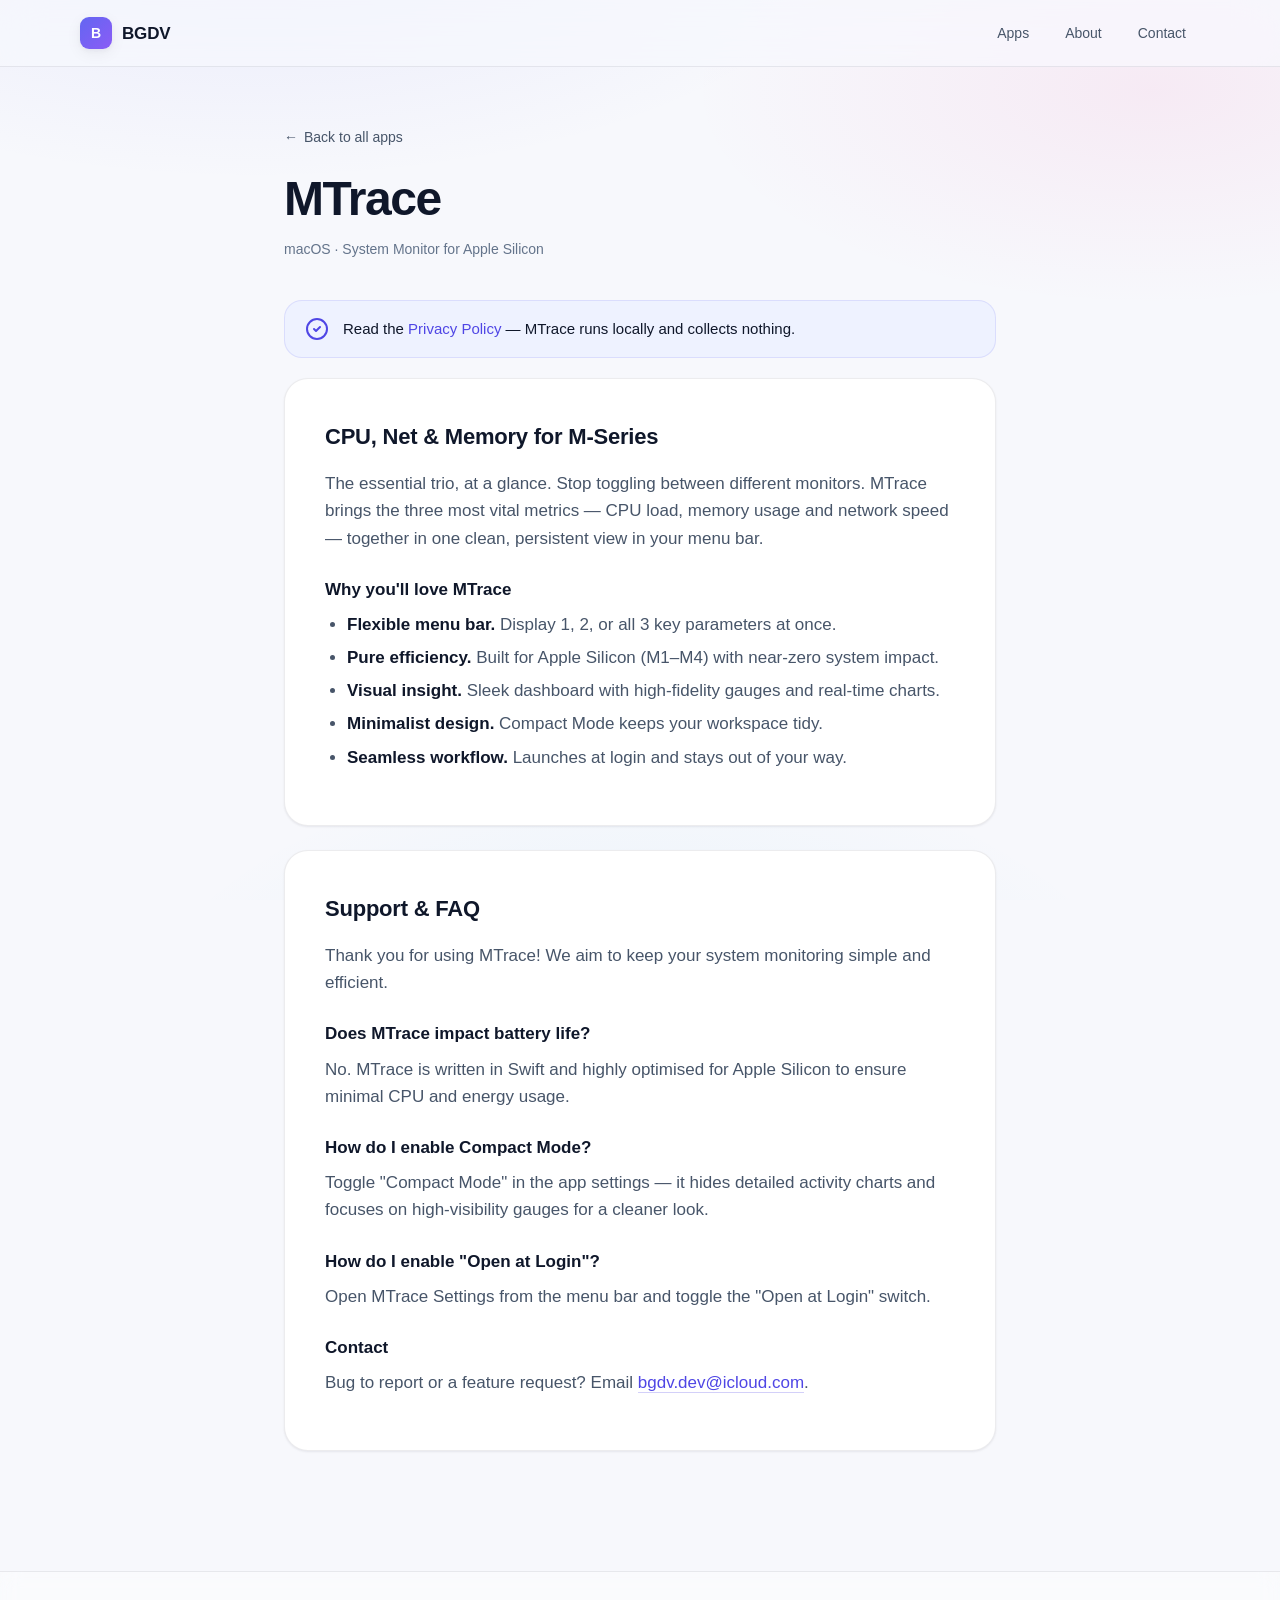
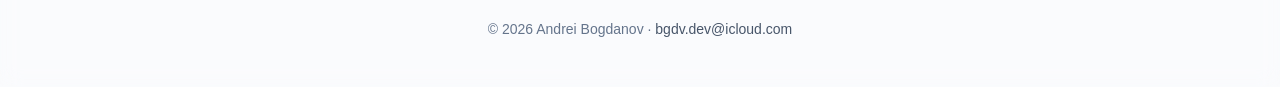
<file: mtrace.html>
<!doctype html>
<html lang="en">
<head>
<meta charset="utf-8" />
<meta name="viewport" content="width=device-width, initial-scale=1" />
<title>MTrace — BGDV</title>
<meta name="description" content="MTrace — system monitor for Apple Silicon. CPU, Memory and Network in the menu bar." />
<meta name="theme-color" content="#f7f8fc" />
<link rel="icon" href="data:image/svg+xml,%3Csvg xmlns='http://www.w3.org/2000/svg' viewBox='0 0 64 64'%3E%3Cdefs%3E%3ClinearGradient id='g' x1='0' y1='0' x2='1' y2='1'%3E%3Cstop offset='0' stop-color='%236366f1'/%3E%3Cstop offset='1' stop-color='%238b5cf6'/%3E%3C/linearGradient%3E%3C/defs%3E%3Crect width='64' height='64' rx='14' fill='url(%23g)'/%3E%3Ctext x='32' y='42' font-family='-apple-system,system-ui,sans-serif' font-weight='800' font-size='28' fill='white' text-anchor='middle'%3EB%3C/text%3E%3C/svg%3E" />
<link rel="stylesheet" href="assets/styles.css" />
</head>
<body>

<header class="nav">
  <div class="container nav-inner">
    <a class="nav-brand" href="index.html">
      <span class="nav-logo">B</span>
      <span>BGDV</span>
    </a>
    <nav class="nav-links">
      <a class="nav-link" href="index.html#apps">Apps</a>
      <a class="nav-link" href="index.html#about">About</a>
      <a class="nav-link" href="mailto:bgdv.dev@icloud.com">Contact</a>
    </nav>
  </div>
</header>

<main class="doc">
  <div class="container-narrow">
    <a class="back-link" href="index.html">Back to all apps</a>

    <header class="doc-header">
      <h1>MTrace</h1>
      <p class="doc-meta">macOS &middot; System Monitor for Apple Silicon</p>
    </header>

    <div class="callout">
      <svg class="callout-icon" viewBox="0 0 24 24" fill="none" stroke="currentColor" stroke-width="2" stroke-linecap="round" stroke-linejoin="round"><path d="M9 12l2 2 4-4"/><circle cx="12" cy="12" r="10"/></svg>
      <p>Read the <a href="mtrace_privacy.html">Privacy Policy</a> — MTrace runs locally and collects nothing.</p>
    </div>

    <section class="doc-card">
      <h2>CPU, Net &amp; Memory for M-Series</h2>
      <p>The essential trio, at a glance. Stop toggling between different monitors. MTrace brings the three most vital metrics — CPU load, memory usage and network speed — together in one clean, persistent view in your menu bar.</p>

      <h3>Why you'll love MTrace</h3>
      <ul>
        <li><strong>Flexible menu bar.</strong> Display 1, 2, or all 3 key parameters at once.</li>
        <li><strong>Pure efficiency.</strong> Built for Apple Silicon (M1–M4) with near‑zero system impact.</li>
        <li><strong>Visual insight.</strong> Sleek dashboard with high‑fidelity gauges and real‑time charts.</li>
        <li><strong>Minimalist design.</strong> Compact Mode keeps your workspace tidy.</li>
        <li><strong>Seamless workflow.</strong> Launches at login and stays out of your way.</li>
      </ul>
    </section>

    <section class="doc-card">
      <h2>Support &amp; FAQ</h2>
      <p>Thank you for using MTrace! We aim to keep your system monitoring simple and efficient.</p>

      <h3>Does MTrace impact battery life?</h3>
      <p>No. MTrace is written in Swift and highly optimised for Apple Silicon to ensure minimal CPU and energy usage.</p>

      <h3>How do I enable Compact Mode?</h3>
      <p>Toggle "Compact Mode" in the app settings — it hides detailed activity charts and focuses on high‑visibility gauges for a cleaner look.</p>

      <h3>How do I enable "Open at Login"?</h3>
      <p>Open MTrace Settings from the menu bar and toggle the "Open at Login" switch.</p>

      <h3>Contact</h3>
      <p>Bug to report or a feature request? Email <a href="mailto:bgdv.dev@icloud.com">bgdv.dev@icloud.com</a>.</p>
    </section>
  </div>
</main>

<footer class="footer">
  <div class="container">
    <p>&copy; <span id="y">2026</span> Andrei Bogdanov &middot; <a href="mailto:bgdv.dev@icloud.com">bgdv.dev@icloud.com</a></p>
  </div>
</footer>

<script>document.getElementById('y').textContent = new Date().getFullYear();</script>
</body>
</html>
</file>
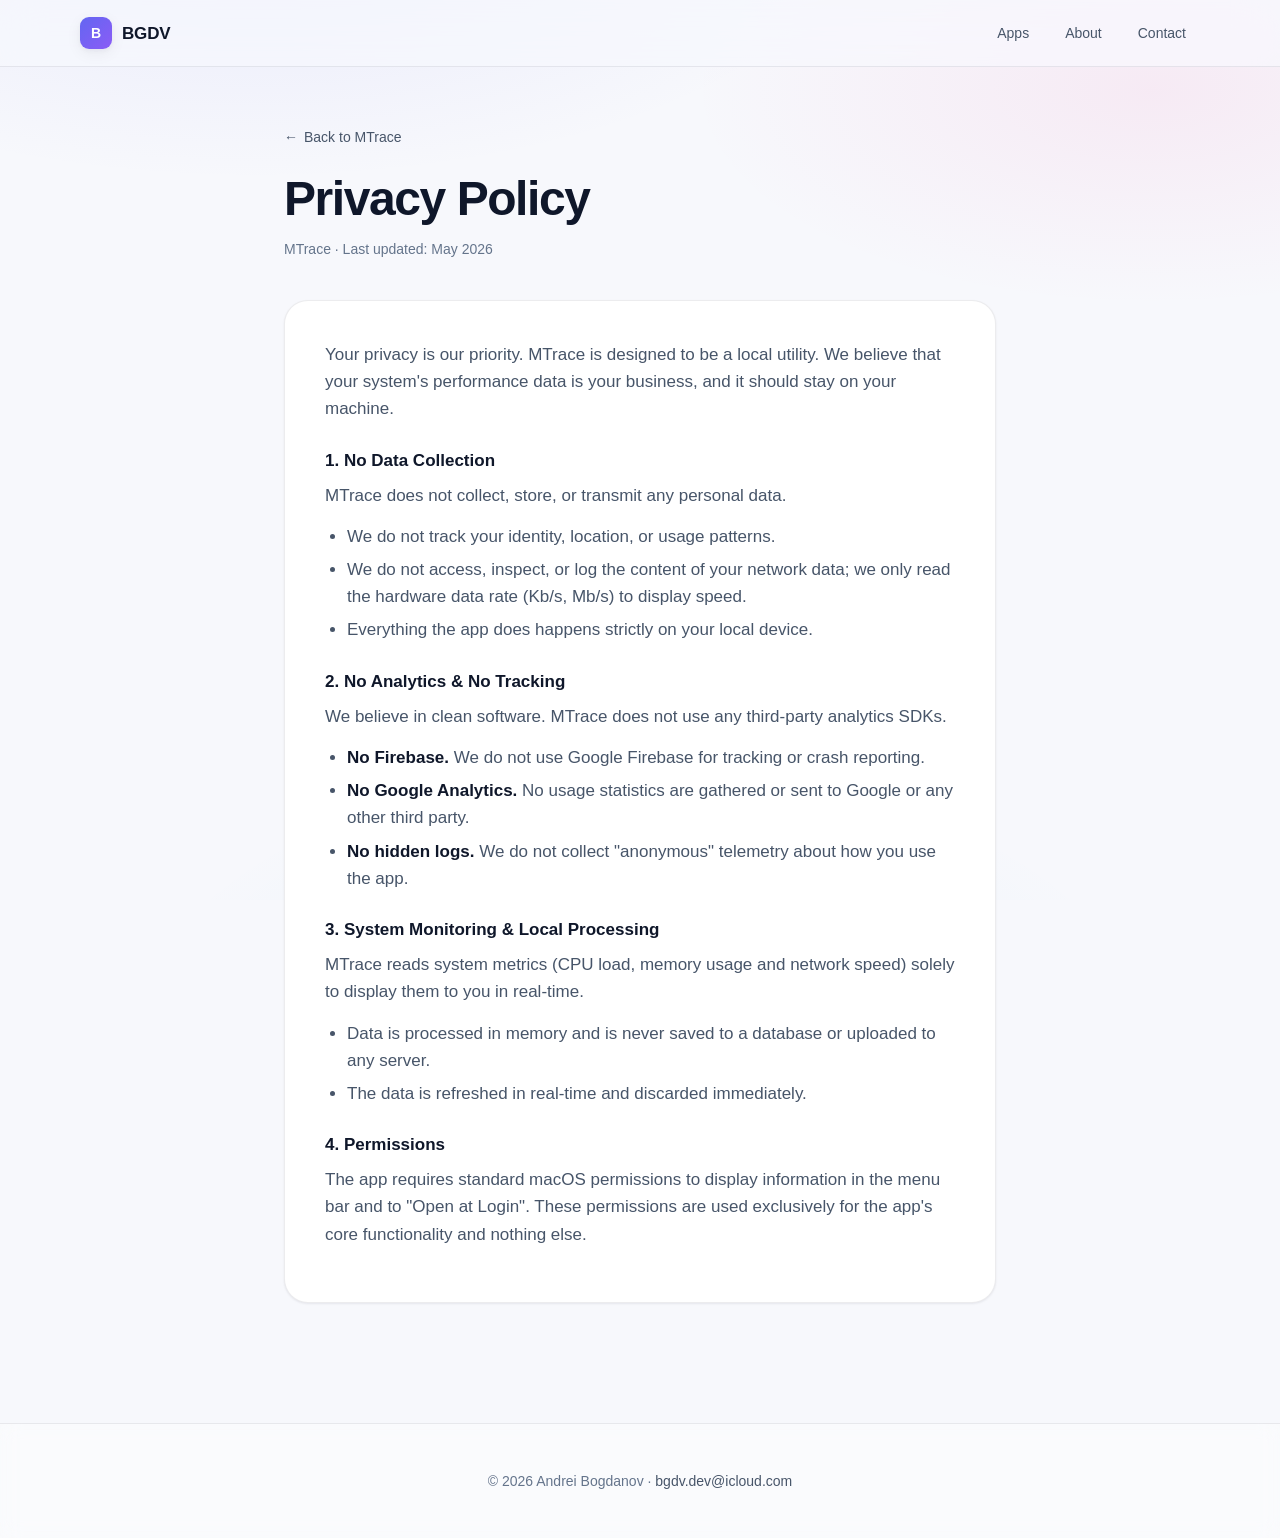
<file: mtrace_privacy.html>
<!doctype html>
<html lang="en">
<head>
<meta charset="utf-8" />
<meta name="viewport" content="width=device-width, initial-scale=1" />
<title>MTrace — Privacy Policy</title>
<meta name="description" content="MTrace privacy policy. No data collection, no analytics, fully local." />
<meta name="theme-color" content="#f7f8fc" />
<link rel="icon" href="data:image/svg+xml,%3Csvg xmlns='http://www.w3.org/2000/svg' viewBox='0 0 64 64'%3E%3Cdefs%3E%3ClinearGradient id='g' x1='0' y1='0' x2='1' y2='1'%3E%3Cstop offset='0' stop-color='%236366f1'/%3E%3Cstop offset='1' stop-color='%238b5cf6'/%3E%3C/linearGradient%3E%3C/defs%3E%3Crect width='64' height='64' rx='14' fill='url(%23g)'/%3E%3Ctext x='32' y='42' font-family='-apple-system,system-ui,sans-serif' font-weight='800' font-size='28' fill='white' text-anchor='middle'%3EB%3C/text%3E%3C/svg%3E" />
<link rel="stylesheet" href="assets/styles.css" />
</head>
<body>

<header class="nav">
  <div class="container nav-inner">
    <a class="nav-brand" href="index.html">
      <span class="nav-logo">B</span>
      <span>BGDV</span>
    </a>
    <nav class="nav-links">
      <a class="nav-link" href="index.html#apps">Apps</a>
      <a class="nav-link" href="index.html#about">About</a>
      <a class="nav-link" href="mailto:bgdv.dev@icloud.com">Contact</a>
    </nav>
  </div>
</header>

<main class="doc">
  <div class="container-narrow">
    <a class="back-link" href="mtrace.html">Back to MTrace</a>

    <header class="doc-header">
      <h1>Privacy Policy</h1>
      <p class="doc-meta">MTrace &middot; Last updated: May 2026</p>
    </header>

    <section class="doc-card">
      <p>Your privacy is our priority. MTrace is designed to be a local utility. We believe that your system's performance data is your business, and it should stay on your machine.</p>

      <h3>1. No Data Collection</h3>
      <p>MTrace does not collect, store, or transmit any personal data.</p>
      <ul>
        <li>We do not track your identity, location, or usage patterns.</li>
        <li>We do not access, inspect, or log the content of your network data; we only read the hardware data rate (Kb/s, Mb/s) to display speed.</li>
        <li>Everything the app does happens strictly on your local device.</li>
      </ul>

      <h3>2. No Analytics &amp; No Tracking</h3>
      <p>We believe in clean software. MTrace does not use any third-party analytics SDKs.</p>
      <ul>
        <li><strong>No Firebase.</strong> We do not use Google Firebase for tracking or crash reporting.</li>
        <li><strong>No Google Analytics.</strong> No usage statistics are gathered or sent to Google or any other third party.</li>
        <li><strong>No hidden logs.</strong> We do not collect "anonymous" telemetry about how you use the app.</li>
      </ul>

      <h3>3. System Monitoring &amp; Local Processing</h3>
      <p>MTrace reads system metrics (CPU load, memory usage and network speed) solely to display them to you in real-time.</p>
      <ul>
        <li>Data is processed in memory and is never saved to a database or uploaded to any server.</li>
        <li>The data is refreshed in real-time and discarded immediately.</li>
      </ul>

      <h3>4. Permissions</h3>
      <p>The app requires standard macOS permissions to display information in the menu bar and to "Open at Login". These permissions are used exclusively for the app's core functionality and nothing else.</p>
    </section>
  </div>
</main>

<footer class="footer">
  <div class="container">
    <p>&copy; <span id="y">2026</span> Andrei Bogdanov &middot; <a href="mailto:bgdv.dev@icloud.com">bgdv.dev@icloud.com</a></p>
  </div>
</footer>

<script>document.getElementById('y').textContent = new Date().getFullYear();</script>
</body>
</html>
</file>
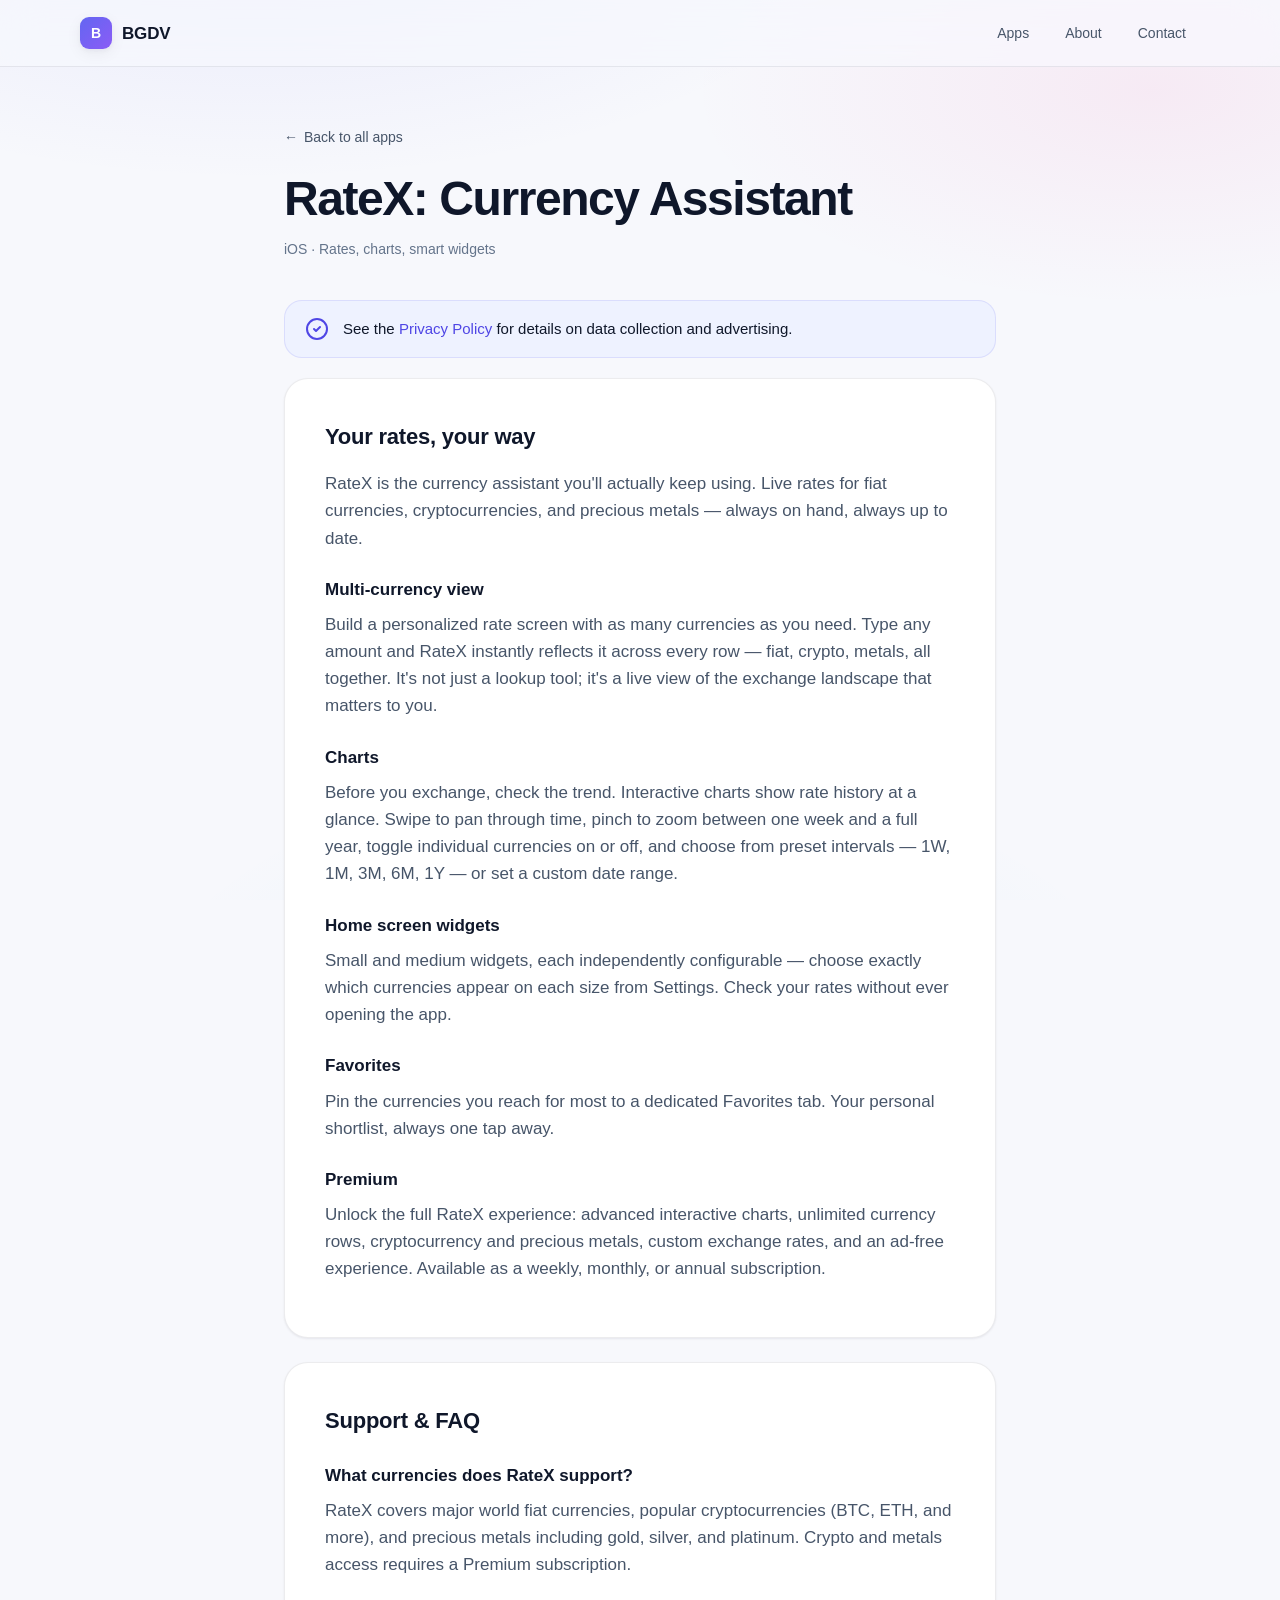
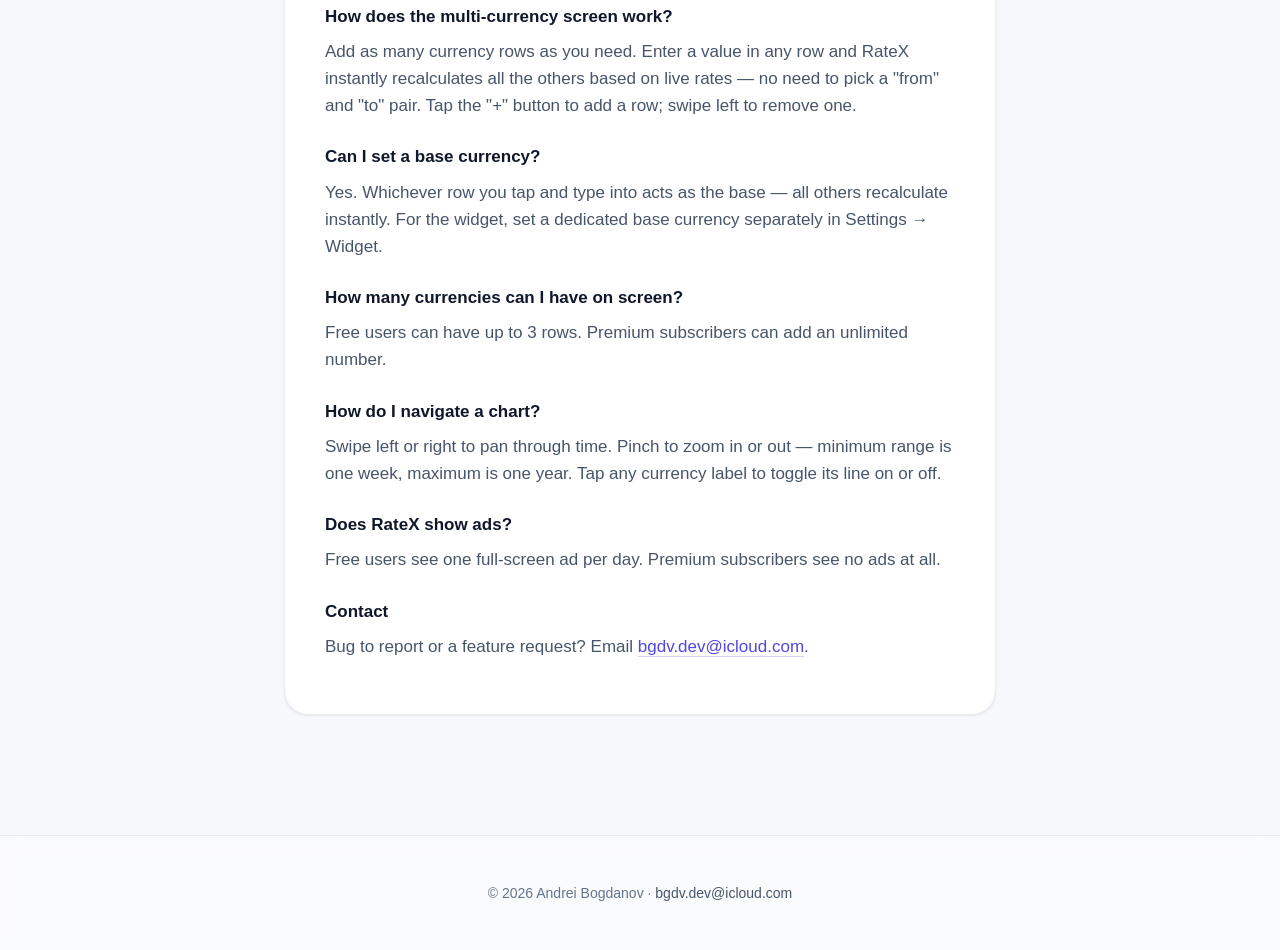
<file: ratex.html>
<!doctype html>
<html lang="en">
<head>
<meta charset="utf-8" />
<meta name="viewport" content="width=device-width, initial-scale=1" />
<title>RateX — BGDV</title>
<meta name="description" content="RateX — live exchange rates for fiat currencies, crypto and precious metals. Charts, widgets and multi-currency view." />
<meta name="theme-color" content="#f7f8fc" />
<link rel="icon" href="data:image/svg+xml,%3Csvg xmlns='http://www.w3.org/2000/svg' viewBox='0 0 64 64'%3E%3Cdefs%3E%3ClinearGradient id='g' x1='0' y1='0' x2='1' y2='1'%3E%3Cstop offset='0' stop-color='%236366f1'/%3E%3Cstop offset='1' stop-color='%238b5cf6'/%3E%3C/linearGradient%3E%3C/defs%3E%3Crect width='64' height='64' rx='14' fill='url(%23g)'/%3E%3Ctext x='32' y='42' font-family='-apple-system,system-ui,sans-serif' font-weight='800' font-size='28' fill='white' text-anchor='middle'%3EB%3C/text%3E%3C/svg%3E" />
<link rel="stylesheet" href="assets/styles.css" />
</head>
<body>

<header class="nav">
  <div class="container nav-inner">
    <a class="nav-brand" href="index.html">
      <span class="nav-logo">B</span>
      <span>BGDV</span>
    </a>
    <nav class="nav-links">
      <a class="nav-link" href="index.html#apps">Apps</a>
      <a class="nav-link" href="index.html#about">About</a>
      <a class="nav-link" href="mailto:bgdv.dev@icloud.com">Contact</a>
    </nav>
  </div>
</header>

<main class="doc">
  <div class="container-narrow">
    <a class="back-link" href="index.html">Back to all apps</a>

    <header class="doc-header">
      <h1>RateX: Currency Assistant</h1>
      <p class="doc-meta">iOS &middot; Rates, charts, smart widgets</p>
    </header>

    <div class="callout">
      <svg class="callout-icon" viewBox="0 0 24 24" fill="none" stroke="currentColor" stroke-width="2" stroke-linecap="round" stroke-linejoin="round"><path d="M9 12l2 2 4-4"/><circle cx="12" cy="12" r="10"/></svg>
      <p>See the <a href="ratex_privacy.html">Privacy Policy</a> for details on data collection and advertising.</p>
    </div>

    <section class="doc-card">
      <h2>Your rates, your way</h2>
      <p>RateX is the currency assistant you'll actually keep using. Live rates for fiat currencies, cryptocurrencies, and precious metals — always on hand, always up to date.</p>

      <h3>Multi-currency view</h3>
      <p>Build a personalized rate screen with as many currencies as you need. Type any amount and RateX instantly reflects it across every row — fiat, crypto, metals, all together. It's not just a lookup tool; it's a live view of the exchange landscape that matters to you.</p>

      <h3>Charts</h3>
      <p>Before you exchange, check the trend. Interactive charts show rate history at a glance. Swipe to pan through time, pinch to zoom between one week and a full year, toggle individual currencies on or off, and choose from preset intervals — 1W, 1M, 3M, 6M, 1Y — or set a custom date range.</p>

      <h3>Home screen widgets</h3>
      <p>Small and medium widgets, each independently configurable — choose exactly which currencies appear on each size from Settings. Check your rates without ever opening the app.</p>

      <h3>Favorites</h3>
      <p>Pin the currencies you reach for most to a dedicated Favorites tab. Your personal shortlist, always one tap away.</p>

      <h3>Premium</h3>
      <p>Unlock the full RateX experience: advanced interactive charts, unlimited currency rows, cryptocurrency and precious metals, custom exchange rates, and an ad-free experience. Available as a weekly, monthly, or annual subscription.</p>
    </section>

    <section class="doc-card">
      <h2>Support &amp; FAQ</h2>

      <h3>What currencies does RateX support?</h3>
      <p>RateX covers major world fiat currencies, popular cryptocurrencies (BTC, ETH, and more), and precious metals including gold, silver, and platinum. Crypto and metals access requires a Premium subscription.</p>

      <h3>How does the multi-currency screen work?</h3>
      <p>Add as many currency rows as you need. Enter a value in any row and RateX instantly recalculates all the others based on live rates — no need to pick a "from" and "to" pair. Tap the "+" button to add a row; swipe left to remove one.</p>

      <h3>Can I set a base currency?</h3>
      <p>Yes. Whichever row you tap and type into acts as the base — all others recalculate instantly. For the widget, set a dedicated base currency separately in Settings → Widget.</p>

      <h3>How many currencies can I have on screen?</h3>
      <p>Free users can have up to 3 rows. Premium subscribers can add an unlimited number.</p>

      <h3>How do I navigate a chart?</h3>
      <p>Swipe left or right to pan through time. Pinch to zoom in or out — minimum range is one week, maximum is one year. Tap any currency label to toggle its line on or off.</p>

      <h3>Does RateX show ads?</h3>
      <p>Free users see one full-screen ad per day. Premium subscribers see no ads at all.</p>

      <h3>Contact</h3>
      <p>Bug to report or a feature request? Email <a href="mailto:bgdv.dev@icloud.com">bgdv.dev@icloud.com</a>.</p>
    </section>
  </div>
</main>

<footer class="footer">
  <div class="container">
    <p>&copy; <span id="y">2026</span> Andrei Bogdanov &middot; <a href="mailto:bgdv.dev@icloud.com">bgdv.dev@icloud.com</a></p>
  </div>
</footer>

<script>document.getElementById('y').textContent = new Date().getFullYear();</script>
</body>
</html>
</file>
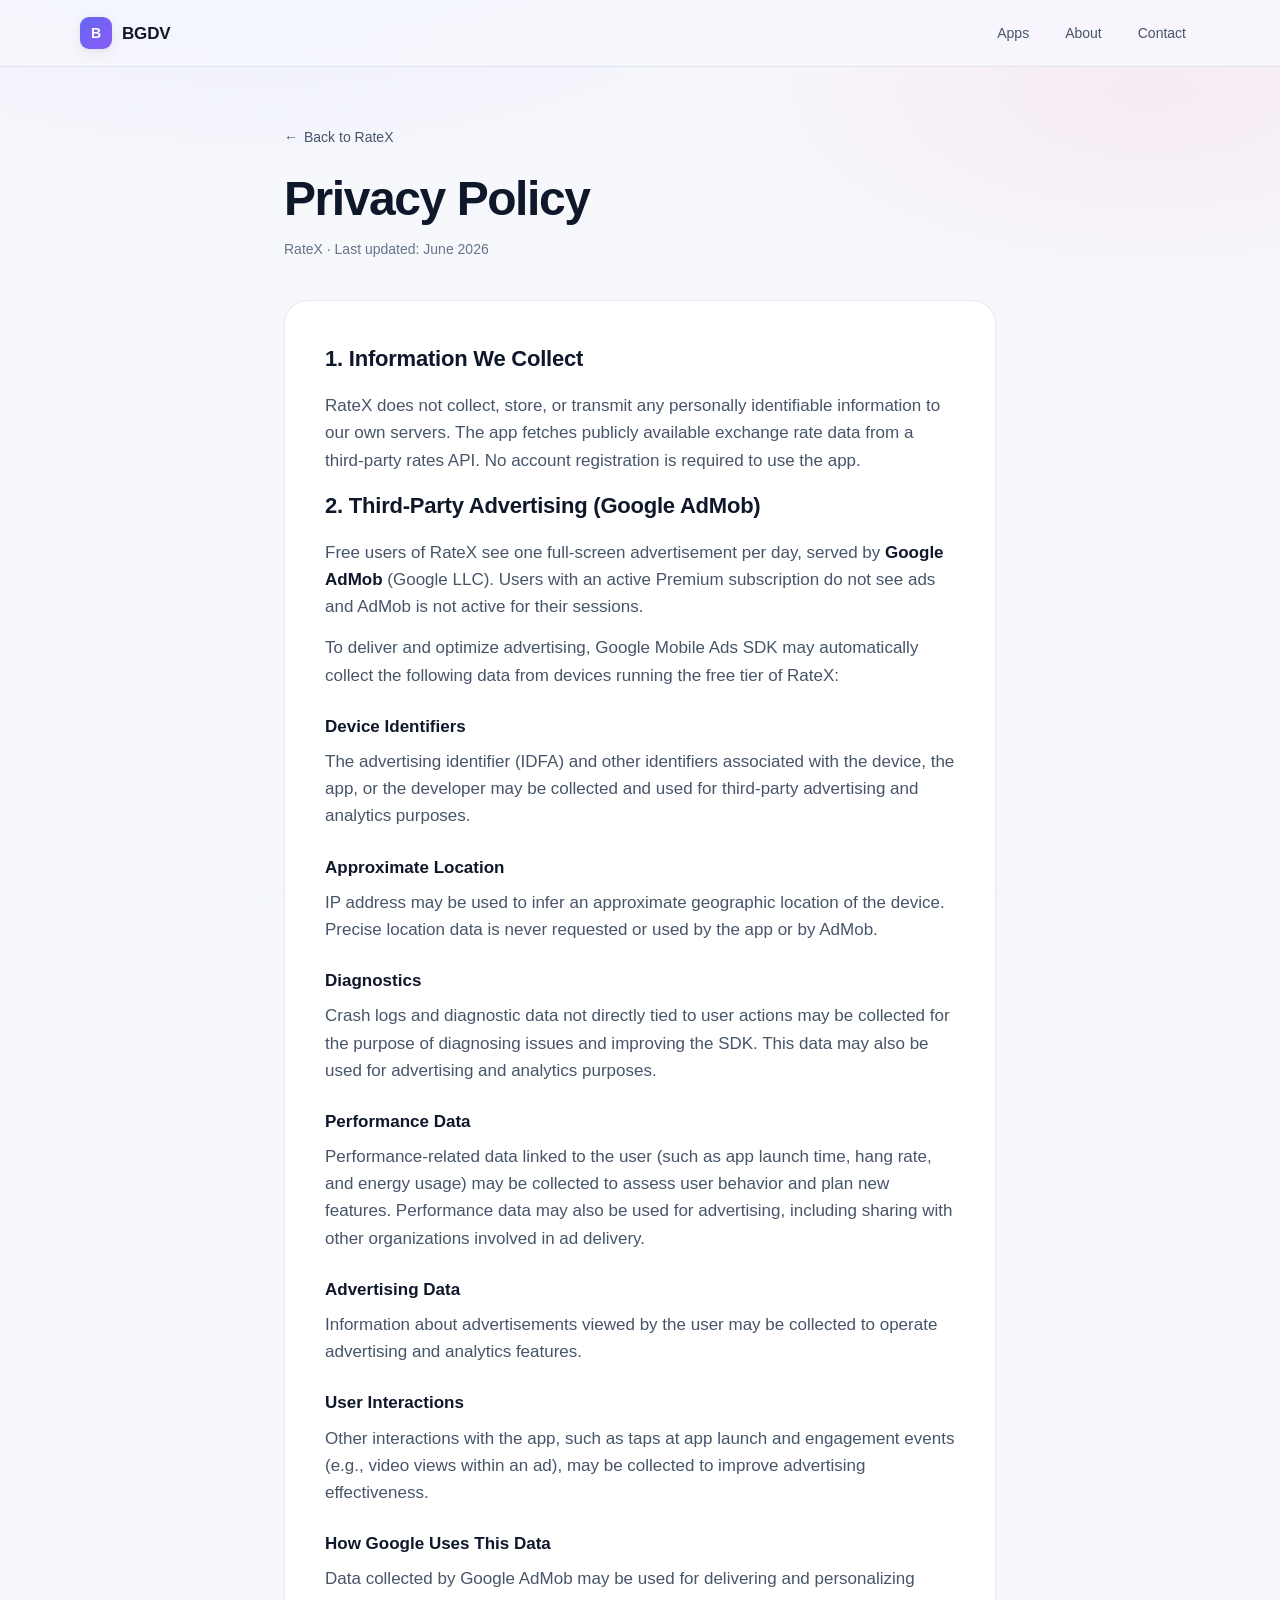
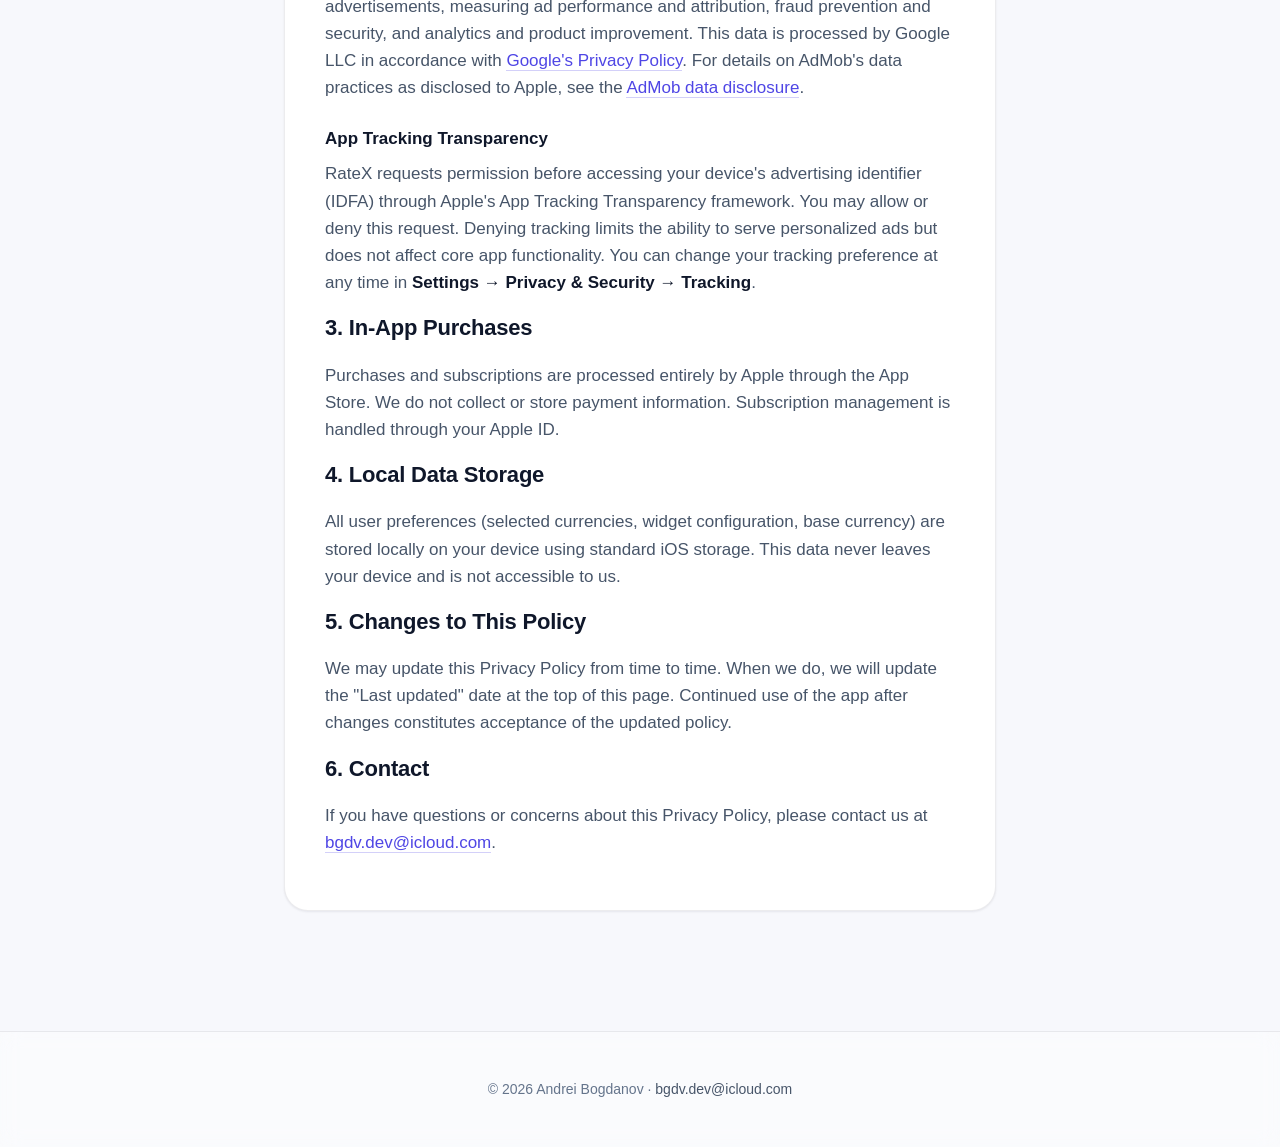
<file: ratex_privacy.html>
<!doctype html>
<html lang="en">
<head>
<meta charset="utf-8" />
<meta name="viewport" content="width=device-width, initial-scale=1" />
<title>RateX — Privacy Policy — BGDV</title>
<meta name="description" content="RateX Privacy Policy — how your data is handled." />
<meta name="theme-color" content="#f7f8fc" />
<link rel="icon" href="data:image/svg+xml,%3Csvg xmlns='http://www.w3.org/2000/svg' viewBox='0 0 64 64'%3E%3Cdefs%3E%3ClinearGradient id='g' x1='0' y1='0' x2='1' y2='1'%3E%3Cstop offset='0' stop-color='%236366f1'/%3E%3Cstop offset='1' stop-color='%238b5cf6'/%3E%3C/linearGradient%3E%3C/defs%3E%3Crect width='64' height='64' rx='14' fill='url(%23g)'/%3E%3Ctext x='32' y='42' font-family='-apple-system,system-ui,sans-serif' font-weight='800' font-size='28' fill='white' text-anchor='middle'%3EB%3C/text%3E%3C/svg%3E" />
<link rel="stylesheet" href="assets/styles.css" />
</head>
<body>

<header class="nav">
  <div class="container nav-inner">
    <a class="nav-brand" href="index.html">
      <span class="nav-logo">B</span>
      <span>BGDV</span>
    </a>
    <nav class="nav-links">
      <a class="nav-link" href="index.html#apps">Apps</a>
      <a class="nav-link" href="index.html#about">About</a>
      <a class="nav-link" href="mailto:bgdv.dev@icloud.com">Contact</a>
    </nav>
  </div>
</header>

<main class="doc">
  <div class="container-narrow">
    <a class="back-link" href="ratex.html">Back to RateX</a>

    <header class="doc-header">
      <h1>Privacy Policy</h1>
      <p class="doc-meta">RateX &middot; Last updated: June 2026</p>
    </header>

    <section class="doc-card">
      <h2>1. Information We Collect</h2>
      <p>RateX does not collect, store, or transmit any personally identifiable information to our own servers. The app fetches publicly available exchange rate data from a third-party rates API. No account registration is required to use the app.</p>

      <h2>2. Third-Party Advertising (Google AdMob)</h2>
      <p>Free users of RateX see one full-screen advertisement per day, served by <strong>Google AdMob</strong> (Google LLC). Users with an active Premium subscription do not see ads and AdMob is not active for their sessions.</p>
      <p>To deliver and optimize advertising, Google Mobile Ads SDK may automatically collect the following data from devices running the free tier of RateX:</p>

      <h3>Device Identifiers</h3>
      <p>The advertising identifier (IDFA) and other identifiers associated with the device, the app, or the developer may be collected and used for third-party advertising and analytics purposes.</p>

      <h3>Approximate Location</h3>
      <p>IP address may be used to infer an approximate geographic location of the device. Precise location data is never requested or used by the app or by AdMob.</p>

      <h3>Diagnostics</h3>
      <p>Crash logs and diagnostic data not directly tied to user actions may be collected for the purpose of diagnosing issues and improving the SDK. This data may also be used for advertising and analytics purposes.</p>

      <h3>Performance Data</h3>
      <p>Performance-related data linked to the user (such as app launch time, hang rate, and energy usage) may be collected to assess user behavior and plan new features. Performance data may also be used for advertising, including sharing with other organizations involved in ad delivery.</p>

      <h3>Advertising Data</h3>
      <p>Information about advertisements viewed by the user may be collected to operate advertising and analytics features.</p>

      <h3>User Interactions</h3>
      <p>Other interactions with the app, such as taps at app launch and engagement events (e.g., video views within an ad), may be collected to improve advertising effectiveness.</p>

      <h3>How Google Uses This Data</h3>
      <p>Data collected by Google AdMob may be used for delivering and personalizing advertisements, measuring ad performance and attribution, fraud prevention and security, and analytics and product improvement. This data is processed by Google LLC in accordance with <a href="https://policies.google.com/privacy" target="_blank" rel="noopener">Google's Privacy Policy</a>. For details on AdMob's data practices as disclosed to Apple, see the <a href="https://developers.google.com/admob/ios/privacy/data-disclosure" target="_blank" rel="noopener">AdMob data disclosure</a>.</p>

      <h3>App Tracking Transparency</h3>
      <p>RateX requests permission before accessing your device's advertising identifier (IDFA) through Apple's App Tracking Transparency framework. You may allow or deny this request. Denying tracking limits the ability to serve personalized ads but does not affect core app functionality. You can change your tracking preference at any time in <strong>Settings → Privacy &amp; Security → Tracking</strong>.</p>

      <h2>3. In-App Purchases</h2>
      <p>Purchases and subscriptions are processed entirely by Apple through the App Store. We do not collect or store payment information. Subscription management is handled through your Apple ID.</p>

      <h2>4. Local Data Storage</h2>
      <p>All user preferences (selected currencies, widget configuration, base currency) are stored locally on your device using standard iOS storage. This data never leaves your device and is not accessible to us.</p>

      <h2>5. Changes to This Policy</h2>
      <p>We may update this Privacy Policy from time to time. When we do, we will update the "Last updated" date at the top of this page. Continued use of the app after changes constitutes acceptance of the updated policy.</p>

      <h2>6. Contact</h2>
      <p>If you have questions or concerns about this Privacy Policy, please contact us at <a href="mailto:bgdv.dev@icloud.com">bgdv.dev@icloud.com</a>.</p>
    </section>
  </div>
</main>

<footer class="footer">
  <div class="container">
    <p>&copy; <span id="y">2026</span> Andrei Bogdanov &middot; <a href="mailto:bgdv.dev@icloud.com">bgdv.dev@icloud.com</a></p>
  </div>
</footer>

<script>document.getElementById('y').textContent = new Date().getFullYear();</script>
</body>
</html>
</file>
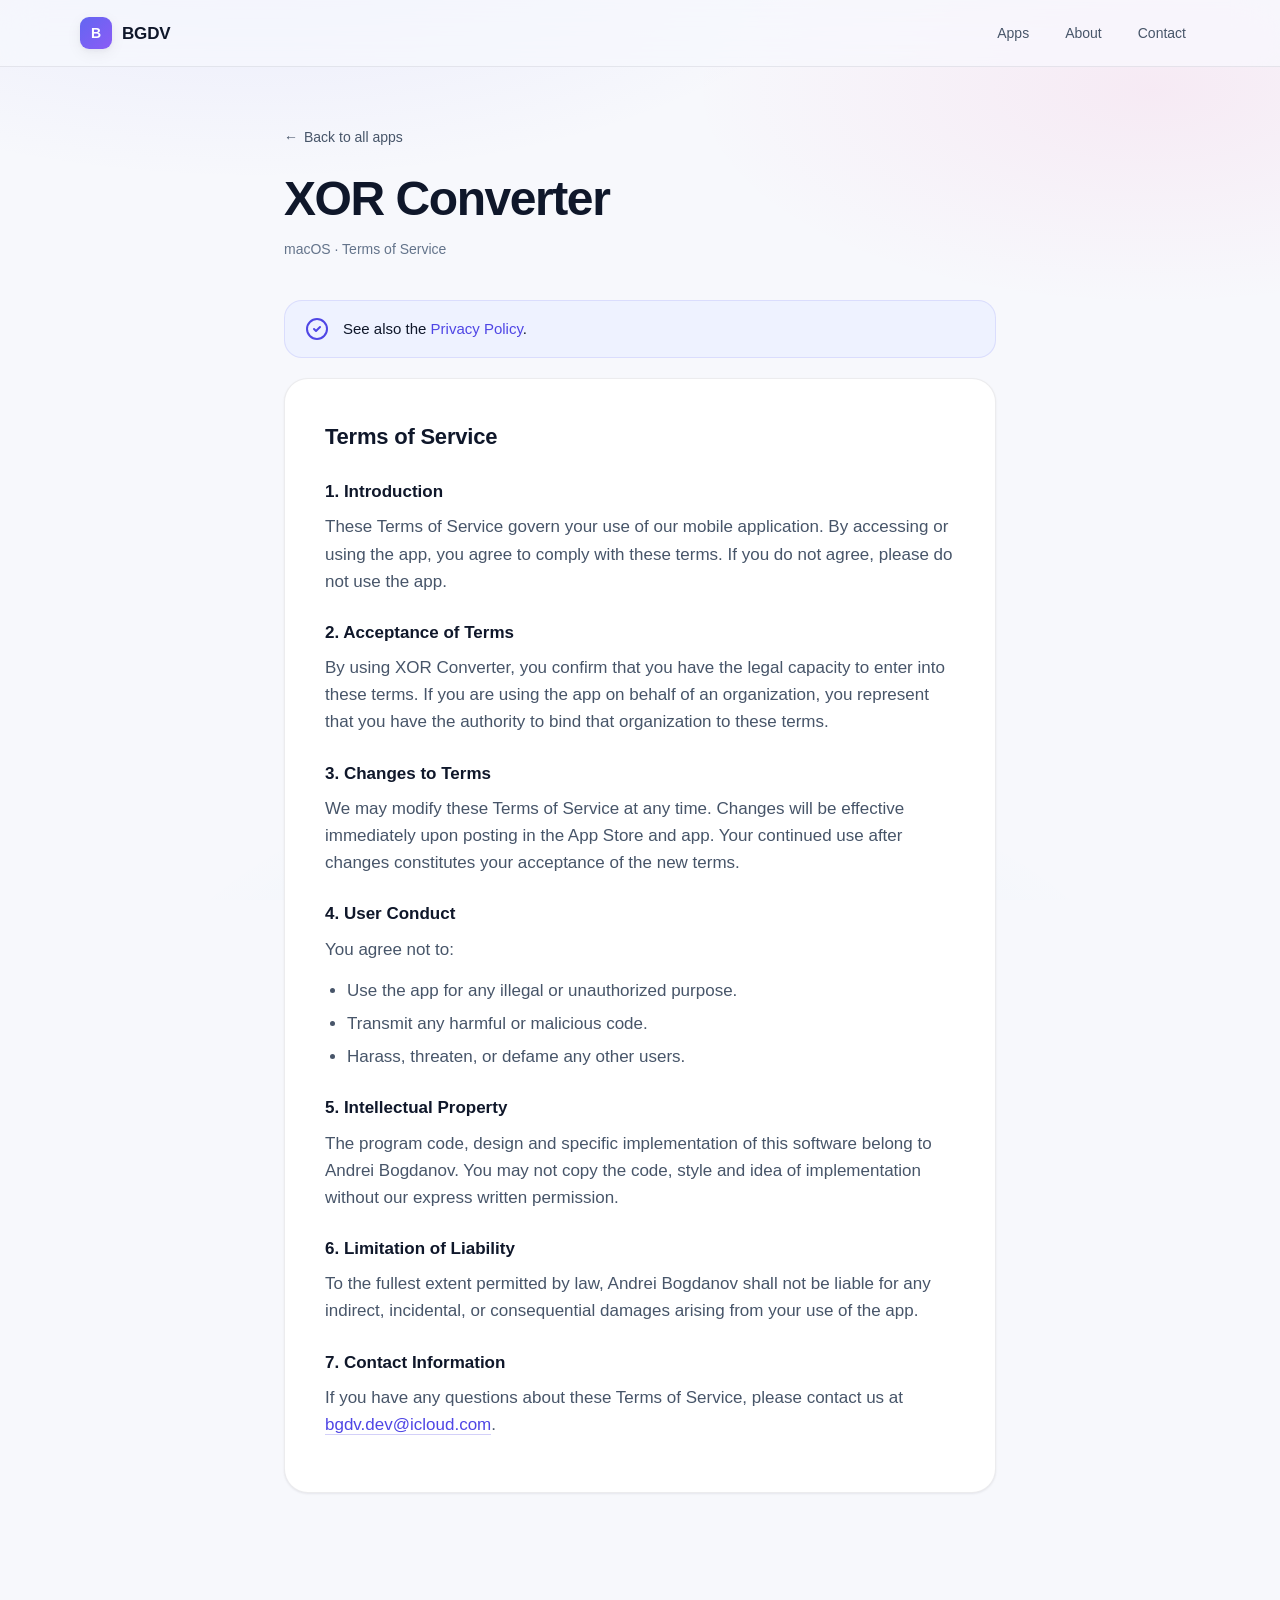
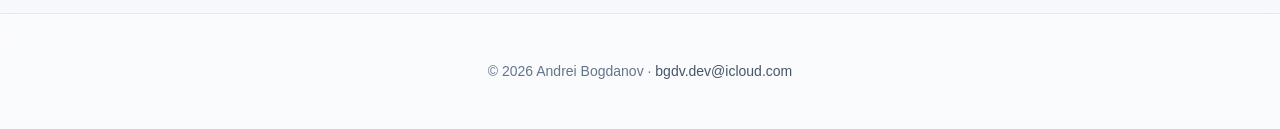
<file: xor.html>
<!doctype html>
<html lang="en">
<head>
<meta charset="utf-8" />
<meta name="viewport" content="width=device-width, initial-scale=1" />
<title>XOR Converter — BGDV</title>
<meta name="description" content="XOR Converter — a focused offline utility." />
<meta name="theme-color" content="#f7f8fc" />
<link rel="icon" href="data:image/svg+xml,%3Csvg xmlns='http://www.w3.org/2000/svg' viewBox='0 0 64 64'%3E%3Cdefs%3E%3ClinearGradient id='g' x1='0' y1='0' x2='1' y2='1'%3E%3Cstop offset='0' stop-color='%236366f1'/%3E%3Cstop offset='1' stop-color='%238b5cf6'/%3E%3C/linearGradient%3E%3C/defs%3E%3Crect width='64' height='64' rx='14' fill='url(%23g)'/%3E%3Ctext x='32' y='42' font-family='-apple-system,system-ui,sans-serif' font-weight='800' font-size='28' fill='white' text-anchor='middle'%3EB%3C/text%3E%3C/svg%3E" />
<link rel="stylesheet" href="assets/styles.css" />
</head>
<body>

<header class="nav">
  <div class="container nav-inner">
    <a class="nav-brand" href="index.html">
      <span class="nav-logo">B</span>
      <span>BGDV</span>
    </a>
    <nav class="nav-links">
      <a class="nav-link" href="index.html#apps">Apps</a>
      <a class="nav-link" href="index.html#about">About</a>
      <a class="nav-link" href="mailto:bgdv.dev@icloud.com">Contact</a>
    </nav>
  </div>
</header>

<main class="doc">
  <div class="container-narrow">
    <a class="back-link" href="index.html">Back to all apps</a>

    <header class="doc-header">
      <h1>XOR Converter</h1>
      <p class="doc-meta">macOS &middot; Terms of Service</p>
    </header>

    <div class="callout">
      <svg class="callout-icon" viewBox="0 0 24 24" fill="none" stroke="currentColor" stroke-width="2" stroke-linecap="round" stroke-linejoin="round"><path d="M9 12l2 2 4-4"/><circle cx="12" cy="12" r="10"/></svg>
      <p>See also the <a href="xor_privacy.html">Privacy Policy</a>.</p>
    </div>

    <section class="doc-card">
      <h2>Terms of Service</h2>

      <h3>1. Introduction</h3>
      <p>These Terms of Service govern your use of our mobile application. By accessing or using the app, you agree to comply with these terms. If you do not agree, please do not use the app.</p>

      <h3>2. Acceptance of Terms</h3>
      <p>By using XOR Converter, you confirm that you have the legal capacity to enter into these terms. If you are using the app on behalf of an organization, you represent that you have the authority to bind that organization to these terms.</p>

      <h3>3. Changes to Terms</h3>
      <p>We may modify these Terms of Service at any time. Changes will be effective immediately upon posting in the App&nbsp;Store and app. Your continued use after changes constitutes your acceptance of the new terms.</p>

      <h3>4. User Conduct</h3>
      <p>You agree not to:</p>
      <ul>
        <li>Use the app for any illegal or unauthorized purpose.</li>
        <li>Transmit any harmful or malicious code.</li>
        <li>Harass, threaten, or defame any other users.</li>
      </ul>

      <h3>5. Intellectual Property</h3>
      <p>The program code, design and specific implementation of this software belong to Andrei Bogdanov. You may not copy the code, style and idea of implementation without our express written permission.</p>

      <h3>6. Limitation of Liability</h3>
      <p>To the fullest extent permitted by law, Andrei Bogdanov shall not be liable for any indirect, incidental, or consequential damages arising from your use of the app.</p>

      <h3>7. Contact Information</h3>
      <p>If you have any questions about these Terms of Service, please contact us at <a href="mailto:bgdv.dev@icloud.com">bgdv.dev@icloud.com</a>.</p>
    </section>
  </div>
</main>

<footer class="footer">
  <div class="container">
    <p>&copy; <span id="y">2026</span> Andrei Bogdanov &middot; <a href="mailto:bgdv.dev@icloud.com">bgdv.dev@icloud.com</a></p>
  </div>
</footer>

<script>document.getElementById('y').textContent = new Date().getFullYear();</script>
</body>
</html>
</file>
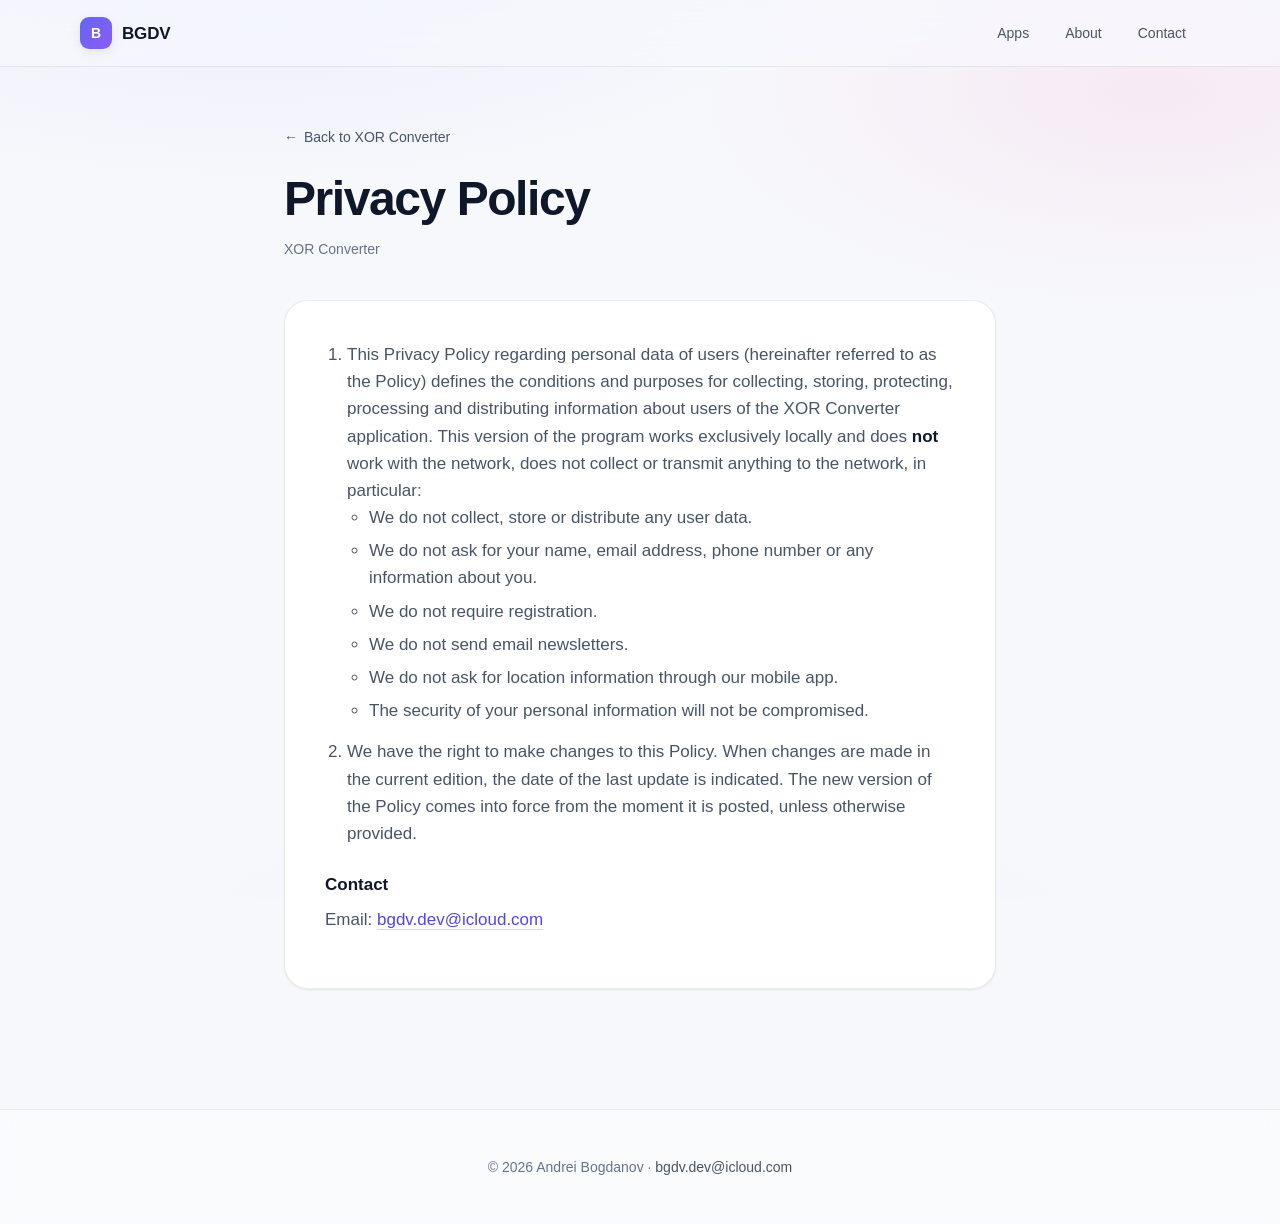
<file: xor_privacy.html>
<!doctype html>
<html lang="en">
<head>
<meta charset="utf-8" />
<meta name="viewport" content="width=device-width, initial-scale=1" />
<title>XOR Converter — Privacy Policy</title>
<meta name="description" content="XOR Converter privacy policy. Local only, no data collection." />
<meta name="theme-color" content="#f7f8fc" />
<link rel="icon" href="data:image/svg+xml,%3Csvg xmlns='http://www.w3.org/2000/svg' viewBox='0 0 64 64'%3E%3Cdefs%3E%3ClinearGradient id='g' x1='0' y1='0' x2='1' y2='1'%3E%3Cstop offset='0' stop-color='%236366f1'/%3E%3Cstop offset='1' stop-color='%238b5cf6'/%3E%3C/linearGradient%3E%3C/defs%3E%3Crect width='64' height='64' rx='14' fill='url(%23g)'/%3E%3Ctext x='32' y='42' font-family='-apple-system,system-ui,sans-serif' font-weight='800' font-size='28' fill='white' text-anchor='middle'%3EB%3C/text%3E%3C/svg%3E" />
<link rel="stylesheet" href="assets/styles.css" />
</head>
<body>

<header class="nav">
  <div class="container nav-inner">
    <a class="nav-brand" href="index.html">
      <span class="nav-logo">B</span>
      <span>BGDV</span>
    </a>
    <nav class="nav-links">
      <a class="nav-link" href="index.html#apps">Apps</a>
      <a class="nav-link" href="index.html#about">About</a>
      <a class="nav-link" href="mailto:bgdv.dev@icloud.com">Contact</a>
    </nav>
  </div>
</header>

<main class="doc">
  <div class="container-narrow">
    <a class="back-link" href="xor.html">Back to XOR Converter</a>

    <header class="doc-header">
      <h1>Privacy Policy</h1>
      <p class="doc-meta">XOR Converter</p>
    </header>

    <section class="doc-card">
      <ol>
        <li>This Privacy Policy regarding personal data of users (hereinafter referred to as the Policy) defines the conditions and purposes for collecting, storing, protecting, processing and distributing information about users of the XOR Converter application. This version of the program works exclusively locally and does <strong>not</strong> work with the network, does not collect or transmit anything to the network, in particular:
          <ul>
            <li>We do not collect, store or distribute any user data.</li>
            <li>We do not ask for your name, email address, phone number or any information about you.</li>
            <li>We do not require registration.</li>
            <li>We do not send email newsletters.</li>
            <li>We do not ask for location information through our mobile app.</li>
            <li>The security of your personal information will not be compromised.</li>
          </ul>
        </li>
        <li>We have the right to make changes to this Policy. When changes are made in the current edition, the date of the last update is indicated. The new version of the Policy comes into force from the moment it is posted, unless otherwise provided.</li>
      </ol>

      <h3>Contact</h3>
      <p>Email: <a href="mailto:bgdv.dev@icloud.com">bgdv.dev@icloud.com</a></p>
    </section>
  </div>
</main>

<footer class="footer">
  <div class="container">
    <p>&copy; <span id="y">2026</span> Andrei Bogdanov &middot; <a href="mailto:bgdv.dev@icloud.com">bgdv.dev@icloud.com</a></p>
  </div>
</footer>

<script>document.getElementById('y').textContent = new Date().getFullYear();</script>
</body>
</html>
</file>
<file: assets/styles.css>
:root {
  --bg: #f7f8fc;
  --bg-soft: #ffffff;
  --surface: rgba(255, 255, 255, 0.72);
  --border: rgba(15, 23, 42, 0.08);
  --border-strong: rgba(15, 23, 42, 0.12);
  --text: #0f172a;
  --text-muted: #475569;
  --text-soft: #64748b;
  --accent: #4f46e5;
  --accent-hover: #4338ca;
  --accent-soft: #eef2ff;
  --gradient-1: linear-gradient(135deg, #6366f1 0%, #8b5cf6 100%);
  --gradient-2: linear-gradient(135deg, #06b6d4 0%, #3b82f6 100%);
  --gradient-3: linear-gradient(135deg, #10b981 0%, #06b6d4 100%);
  --gradient-4: linear-gradient(135deg, #f59e0b 0%, #ef4444 100%);
  --gradient-5: linear-gradient(135deg, #ec4899 0%, #8b5cf6 100%);
  --gradient-6: linear-gradient(135deg, #14b8a6 0%, #84cc16 100%);
  --shadow-sm: 0 1px 2px rgba(15, 23, 42, 0.04), 0 1px 3px rgba(15, 23, 42, 0.04);
  --shadow-md: 0 4px 16px rgba(15, 23, 42, 0.06), 0 2px 4px rgba(15, 23, 42, 0.04);
  --shadow-lg: 0 24px 48px -16px rgba(79, 70, 229, 0.18), 0 8px 16px rgba(15, 23, 42, 0.04);
  --radius-sm: 12px;
  --radius-md: 18px;
  --radius-lg: 24px;
  --radius-xl: 32px;
}

* {
  box-sizing: border-box;
}

html {
  scroll-behavior: smooth;
  -webkit-text-size-adjust: 100%;
}

body {
  margin: 0;
  font-family: -apple-system, BlinkMacSystemFont, "SF Pro Display", "SF Pro Text",
    "Inter", "Segoe UI", Roboto, Helvetica, Arial, sans-serif;
  background: var(--bg);
  color: var(--text);
  line-height: 1.6;
  font-size: 17px;
  -webkit-font-smoothing: antialiased;
  -moz-osx-font-smoothing: grayscale;
  min-height: 100vh;
  background-image:
    radial-gradient(ellipse 80% 50% at 20% -10%, rgba(99, 102, 241, 0.10), transparent 60%),
    radial-gradient(ellipse 60% 40% at 90% 10%, rgba(236, 72, 153, 0.08), transparent 60%),
    radial-gradient(ellipse 70% 60% at 50% 120%, rgba(14, 165, 233, 0.08), transparent 60%);
  background-attachment: fixed;
}

a {
  color: var(--accent);
  text-decoration: none;
  transition: color 0.2s ease;
}

a:hover {
  color: var(--accent-hover);
}

/* ===== Layout ===== */

.container {
  max-width: 1120px;
  margin: 0 auto;
  padding: 0 24px;
}

.container-narrow {
  max-width: 760px;
  margin: 0 auto;
  padding: 0 24px;
}

/* ===== Navigation ===== */

.nav {
  position: sticky;
  top: 0;
  z-index: 50;
  backdrop-filter: saturate(180%) blur(20px);
  -webkit-backdrop-filter: saturate(180%) blur(20px);
  background: rgba(247, 248, 252, 0.72);
  border-bottom: 1px solid var(--border);
}

.nav-inner {
  display: flex;
  align-items: center;
  justify-content: space-between;
  padding: 14px 0;
}

.nav-brand {
  display: inline-flex;
  align-items: center;
  gap: 10px;
  font-weight: 700;
  letter-spacing: -0.01em;
  color: var(--text);
  font-size: 17px;
}

.nav-brand:hover {
  color: var(--text);
}

.nav-logo {
  width: 32px;
  height: 32px;
  border-radius: 9px;
  background: var(--gradient-1);
  display: inline-flex;
  align-items: center;
  justify-content: center;
  color: #fff;
  font-weight: 800;
  font-size: 14px;
  box-shadow: var(--shadow-md);
}

.nav-links {
  display: flex;
  gap: 8px;
  align-items: center;
}

.nav-link {
  color: var(--text-muted);
  padding: 8px 14px;
  border-radius: 10px;
  font-size: 14px;
  font-weight: 500;
  transition: all 0.2s ease;
}

.nav-link:hover {
  color: var(--text);
  background: rgba(15, 23, 42, 0.04);
}

/* ===== Hero ===== */

.hero {
  padding: 96px 0 64px;
  text-align: center;
}

.eyebrow {
  display: inline-flex;
  align-items: center;
  gap: 8px;
  padding: 6px 14px;
  background: var(--surface);
  border: 1px solid var(--border);
  border-radius: 999px;
  font-size: 13px;
  font-weight: 500;
  color: var(--text-muted);
  margin-bottom: 24px;
  backdrop-filter: blur(10px);
}

.eyebrow-dot {
  width: 6px;
  height: 6px;
  border-radius: 50%;
  background: #10b981;
  box-shadow: 0 0 0 4px rgba(16, 185, 129, 0.15);
}

.hero h1 {
  font-size: clamp(40px, 6vw, 64px);
  font-weight: 800;
  letter-spacing: -0.03em;
  line-height: 1.05;
  margin: 0 0 20px;
  background: linear-gradient(135deg, #0f172a 0%, #4f46e5 60%, #8b5cf6 100%);
  -webkit-background-clip: text;
  background-clip: text;
  color: transparent;
}

.hero p {
  font-size: clamp(17px, 2vw, 20px);
  color: var(--text-muted);
  max-width: 620px;
  margin: 0 auto;
}

/* ===== Section ===== */

.section {
  padding: 32px 0 96px;
}

.section-head {
  text-align: center;
  margin-bottom: 48px;
}

.section-title {
  font-size: 32px;
  font-weight: 700;
  letter-spacing: -0.02em;
  margin: 0 0 8px;
}

.section-sub {
  color: var(--text-muted);
  margin: 0;
}

/* ===== Card Grid ===== */

.grid {
  display: grid;
  grid-template-columns: repeat(auto-fit, minmax(280px, 1fr));
  gap: 20px;
}

.card {
  position: relative;
  display: flex;
  flex-direction: column;
  padding: 28px;
  background: var(--bg-soft);
  border: 1px solid var(--border);
  border-radius: var(--radius-lg);
  box-shadow: var(--shadow-sm);
  transition: transform 0.3s cubic-bezier(0.2, 0.8, 0.2, 1),
              box-shadow 0.3s ease,
              border-color 0.3s ease;
  overflow: hidden;
  color: var(--text);
}

.card::before {
  content: "";
  position: absolute;
  inset: 0;
  border-radius: inherit;
  padding: 1px;
  background: linear-gradient(135deg, transparent 40%, rgba(99, 102, 241, 0.4));
  -webkit-mask: linear-gradient(#000 0 0) content-box, linear-gradient(#000 0 0);
  -webkit-mask-composite: xor;
          mask-composite: exclude;
  opacity: 0;
  transition: opacity 0.3s ease;
  pointer-events: none;
}

.card:hover {
  transform: translateY(-4px);
  box-shadow: var(--shadow-lg);
  border-color: transparent;
}

.card:hover::before {
  opacity: 1;
}

.card-icon {
  width: 56px;
  height: 56px;
  border-radius: 16px;
  display: inline-flex;
  align-items: center;
  justify-content: center;
  color: #fff;
  margin-bottom: 18px;
  box-shadow: 0 8px 20px -8px rgba(79, 70, 229, 0.5);
}

.card-icon svg {
  width: 28px;
  height: 28px;
  stroke-width: 2;
}

.card-title {
  font-size: 20px;
  font-weight: 700;
  letter-spacing: -0.01em;
  margin: 0 0 6px;
  color: var(--text);
}

.card-desc {
  font-size: 15px;
  color: var(--text-muted);
  margin: 0 0 20px;
  flex-grow: 1;
  line-height: 1.55;
}

.card-link {
  display: inline-flex;
  align-items: center;
  gap: 6px;
  font-size: 14px;
  font-weight: 600;
  color: var(--accent);
}

.card-link::after {
  content: "→";
  transition: transform 0.2s ease;
}

.card:hover .card-link::after {
  transform: translateX(4px);
}

.card-tag {
  position: absolute;
  top: 20px;
  right: 20px;
  font-size: 11px;
  font-weight: 600;
  letter-spacing: 0.04em;
  text-transform: uppercase;
  color: var(--text-soft);
  background: rgba(15, 23, 42, 0.04);
  padding: 4px 10px;
  border-radius: 999px;
}

/* Icon background variants */

.bg-grad-1 { background: var(--gradient-1); }
.bg-grad-2 { background: var(--gradient-2); }
.bg-grad-3 { background: var(--gradient-3); }
.bg-grad-4 { background: var(--gradient-4); }
.bg-grad-5 { background: var(--gradient-5); }
.bg-grad-6 { background: var(--gradient-6); }

/* ===== About card with photo ===== */

.about-card {
  display: grid;
  grid-template-columns: 180px 1fr;
  gap: 32px;
  align-items: center;
}

/* Auto-collapse to a single column when the photo block is commented out */
.about-card:not(:has(.about-photo)) {
  grid-template-columns: 1fr;
}

.about-content h2 {
  margin-top: 0;
}

.about-content p:last-child {
  margin-bottom: 0;
}

.about-photo {
  position: relative;
  width: 180px;
  height: 180px;
  border-radius: 50%;
  overflow: hidden;
  background: var(--gradient-1);
  box-shadow:
    0 0 0 4px rgba(255, 255, 255, 0.9),
    0 0 0 5px rgba(99, 102, 241, 0.25),
    0 24px 48px -16px rgba(79, 70, 229, 0.45),
    0 8px 16px rgba(15, 23, 42, 0.08);
  isolation: isolate;
}

.about-photo img {
  width: 100%;
  height: 100%;
  object-fit: cover;
  object-position: center 30%;
  display: block;
  transition: transform 0.5s ease;
}

.about-photo::after {
  content: "";
  position: absolute;
  inset: 0;
  background: linear-gradient(135deg, rgba(99, 102, 241, 0.05) 0%, transparent 60%);
  mix-blend-mode: soft-light;
  pointer-events: none;
  z-index: 1;
}

.about-photo:hover img {
  transform: scale(1.03);
}

.about-photo-fallback {
  position: absolute;
  inset: 0;
  display: none;
  align-items: center;
  justify-content: center;
  color: #fff;
  font-weight: 800;
  font-size: 56px;
  letter-spacing: -0.02em;
}

.about-photo--placeholder .about-photo-fallback {
  display: flex;
}

@media (max-width: 640px) {
  .about-card {
    grid-template-columns: 1fr;
    text-align: center;
    gap: 20px;
  }
  .about-photo {
    margin: 0 auto;
    width: 140px;
    height: 140px;
  }
}

/* ===== Doc Page ===== */

.doc {
  padding: 56px 0 96px;
}

.doc-header {
  margin-bottom: 40px;
}

.back-link {
  display: inline-flex;
  align-items: center;
  gap: 6px;
  color: var(--text-muted);
  font-size: 14px;
  font-weight: 500;
  margin-bottom: 24px;
  transition: color 0.2s ease;
}

.back-link:hover {
  color: var(--accent);
}

.back-link::before {
  content: "←";
}

.doc h1 {
  font-size: clamp(32px, 5vw, 48px);
  font-weight: 800;
  letter-spacing: -0.03em;
  line-height: 1.1;
  margin: 0 0 12px;
}

.doc-meta {
  color: var(--text-soft);
  font-size: 14px;
  margin: 0;
}

.doc-card {
  background: var(--bg-soft);
  border: 1px solid var(--border);
  border-radius: var(--radius-lg);
  padding: 40px;
  box-shadow: var(--shadow-sm);
  margin-bottom: 24px;
}

.doc-card h2 {
  font-size: 22px;
  font-weight: 700;
  letter-spacing: -0.01em;
  margin: 0 0 16px;
  color: var(--text);
}

.doc-card h3 {
  font-size: 17px;
  font-weight: 700;
  margin: 24px 0 8px;
  color: var(--text);
}

.doc-card p {
  margin: 0 0 14px;
  color: var(--text-muted);
}

.doc-card ul,
.doc-card ol {
  padding-left: 22px;
  margin: 0 0 14px;
  color: var(--text-muted);
}

.doc-card li {
  margin-bottom: 6px;
}

.doc-card strong {
  color: var(--text);
  font-weight: 600;
}

.doc-card a {
  border-bottom: 1px solid rgba(79, 70, 229, 0.25);
}

.doc-card a:hover {
  border-bottom-color: var(--accent);
}

.callout {
  display: flex;
  gap: 14px;
  padding: 16px 20px;
  background: var(--accent-soft);
  border: 1px solid rgba(99, 102, 241, 0.15);
  border-radius: var(--radius-md);
  margin: 0 0 20px;
}

.callout-icon {
  flex-shrink: 0;
  width: 24px;
  height: 24px;
  color: var(--accent);
}

.callout p {
  margin: 0;
  font-size: 15px;
  color: var(--text);
}

/* ===== Footer ===== */

.footer {
  border-top: 1px solid var(--border);
  padding: 32px 0;
  text-align: center;
  color: var(--text-soft);
  font-size: 14px;
  background: rgba(255, 255, 255, 0.4);
  backdrop-filter: blur(10px);
}

.footer a {
  color: var(--text-muted);
}

.footer a:hover {
  color: var(--accent);
}

/* ===== Utilities ===== */

.mono {
  font-family: ui-monospace, SFMono-Regular, "SF Mono", Menlo, Consolas, monospace;
  font-size: 0.92em;
}

/* ===== Responsive ===== */

@media (max-width: 640px) {
  .container,
  .container-narrow {
    padding: 0 20px;
  }
  .hero {
    padding: 64px 0 40px;
  }
  .section {
    padding: 24px 0 64px;
  }
  .doc-card {
    padding: 24px;
  }
  .card {
    padding: 24px;
  }
  .nav-links .nav-link:not(:last-child) {
    display: none;
  }
}

/* ===== Dark mode (system preference) ===== */

@media (prefers-color-scheme: dark) {
  :root {
    --bg: #0b0d12;
    --bg-soft: #12151c;
    --surface: rgba(255, 255, 255, 0.04);
    --border: rgba(255, 255, 255, 0.08);
    --border-strong: rgba(255, 255, 255, 0.14);
    --text: #f1f5f9;
    --text-muted: #cbd5e1;
    --text-soft: #94a3b8;
    --accent: #818cf8;
    --accent-hover: #a5b4fc;
    --accent-soft: rgba(99, 102, 241, 0.12);
  }
  body {
    background-image:
      radial-gradient(ellipse 80% 50% at 20% -10%, rgba(99, 102, 241, 0.18), transparent 60%),
      radial-gradient(ellipse 60% 40% at 90% 10%, rgba(236, 72, 153, 0.10), transparent 60%),
      radial-gradient(ellipse 70% 60% at 50% 120%, rgba(14, 165, 233, 0.12), transparent 60%);
  }
  .nav {
    background: rgba(11, 13, 18, 0.72);
  }
  .hero h1 {
    background: linear-gradient(135deg, #f1f5f9 0%, #a5b4fc 60%, #c4b5fd 100%);
    -webkit-background-clip: text;
    background-clip: text;
    color: transparent;
  }
  .card-tag {
    background: rgba(255, 255, 255, 0.06);
  }
  .footer {
    background: rgba(11, 13, 18, 0.4);
  }
}
</file>
